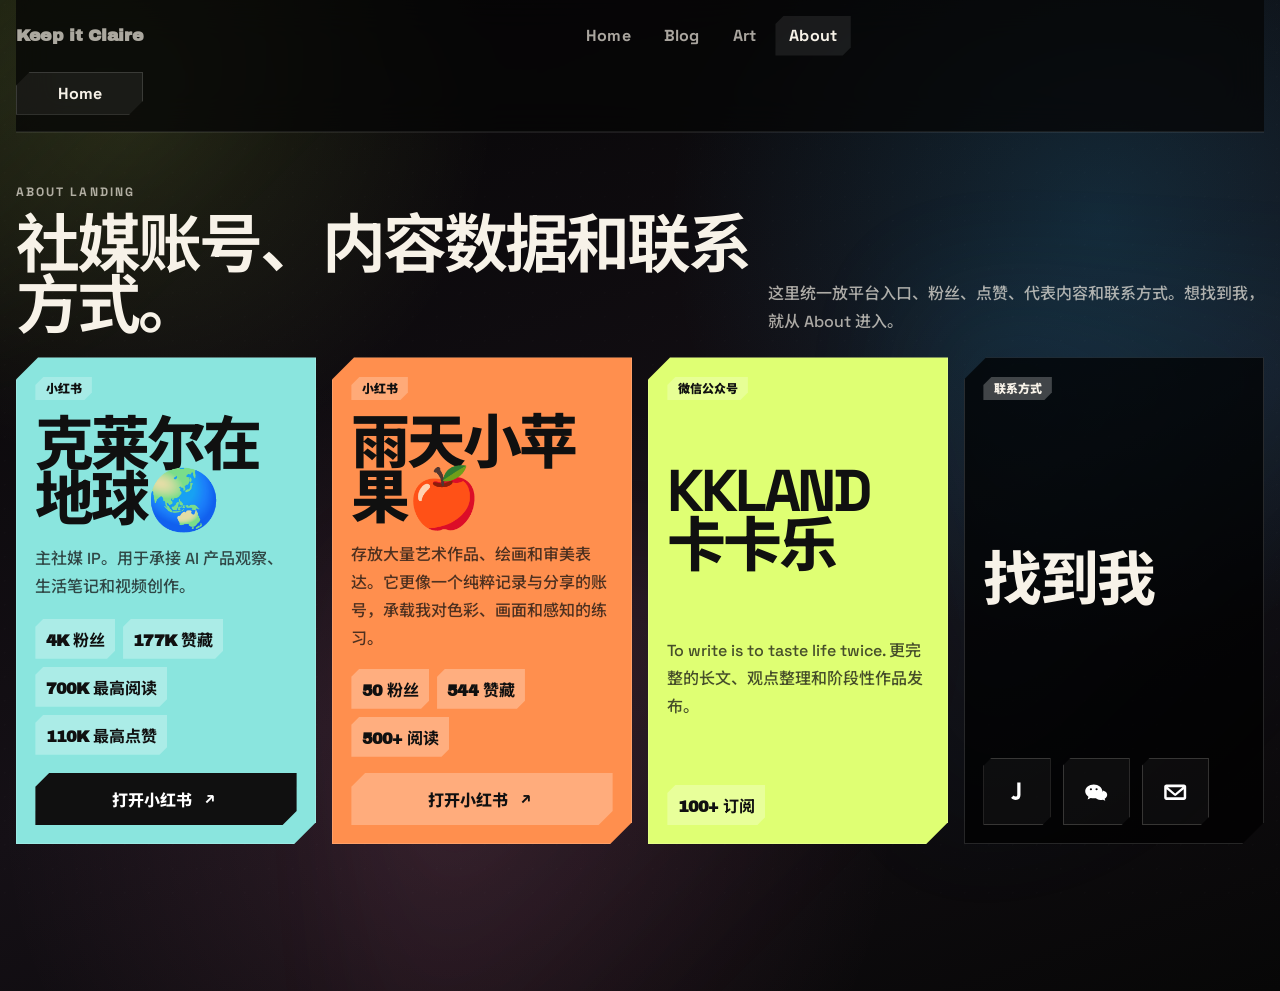
<file: about.html>
<!DOCTYPE html>
<html lang="zh-CN">
  <head>
    <meta charset="UTF-8" />
    <meta name="viewport" content="width=device-width, initial-scale=1.0" />
    <title>About | Keep it Claire</title>
    <meta name="description" content="Keep it Claire 的 About 页，展示 Claire 的社媒账号、内容数据、联系方式和近况入口。" />
    <link rel="preconnect" href="https://fonts.googleapis.com" />
    <link rel="preconnect" href="https://fonts.gstatic.com" crossorigin />
    <link
      href="https://fonts.googleapis.com/css2?family=Archivo+Black&family=Fraunces:opsz,wght@9..144,650;9..144,850&family=Noto+Sans+SC:wght@400;600;800;900&family=Space+Grotesk:wght@400;600;700&display=swap"
      rel="stylesheet"
    />
    <link rel="stylesheet" href="./styles.css" />
  </head>
  <body data-page="about">
    <div class="noise"></div>
    <div class="ambient ambient-one" data-parallax="0.08"></div>
    <div class="ambient ambient-two" data-parallax="-0.05"></div>
    <div class="ambient ambient-three" data-parallax="0.1"></div>
    <div class="cursor-glow" id="cursor-glow"></div>
    <div class="wand-cursor" id="wand-cursor" aria-hidden="true">🪄</div>
    <div class="portal-burst" id="portal-burst"></div>

    <header class="topbar">
      <a class="brand" href="./index.html">Keep it Claire</a>
      <nav class="nav" aria-label="Keep it Claire 导航">
        <a class="site-tag" href="./index.html">Home</a>
        <a class="site-tag" href="./blog.html">Blog</a>
        <a class="site-tag" href="./art.html">Art</a>
        <a class="site-tag current" href="./about.html">About</a>
      </nav>
      <a class="button ghost topbar-archive" href="./index.html">Home</a>
    </header>

    <main class="page">
      <section class="landing-page media-landing reveal" id="about" aria-label="About 与联系方式">
        <div class="section-head split">
          <div>
            <p class="eyebrow">About landing</p>
            <h2>社媒账号、内容数据和联系方式。</h2>
          </div>
          <p class="section-note">这里统一放平台入口、粉丝、点赞、代表内容和联系方式。想找到我，就从 About 进入。</p>
        </div>

        <div class="media-grid">
          <article class="social-profile-card xhs-card">
            <span class="mini-label">小红书</span>
            <h3>克莱尔在地球🌏</h3>
            <p>主社媒 IP。用于承接 AI 产品观察、生活笔记和视频创作。</p>
            <div class="metric-strip">
              <span><strong>4K</strong> 粉丝</span>
              <span><strong>177K</strong> 赞藏</span>
              <span><strong>700K</strong> 最高阅读</span>
              <span><strong>110K</strong> 最高点赞</span>
            </div>
            <a class="button primary external-link" href="https://xhslink.com/m/2I4mk3DzXc0" target="_blank" rel="noreferrer">打开小红书</a>
          </article>
          <article class="social-profile-card apple-card">
            <span class="mini-label">小红书</span>
            <h3>雨天小苹果🍎</h3>
            <p>存放大量艺术作品、绘画和审美表达。它更像一个纯粹记录与分享的账号，承载我对色彩、画面和感知的练习。</p>
            <div class="metric-strip">
              <span><strong>50</strong> 粉丝</span>
              <span><strong>544</strong> 赞藏</span>
              <span><strong>500+</strong> 阅读</span>
            </div>
            <a class="button ghost external-link" href="https://xhslink.com/m/8Y7TW7QXOeC" target="_blank" rel="noreferrer">打开小红书</a>
          </article>
          <article class="social-profile-card wechat-card">
            <span class="mini-label">微信公众号</span>
            <h3>KKLAND 卡卡乐</h3>
            <p>To write is to taste life twice. 更完整的长文、观点整理和阶段性作品发布。</p>
            <div class="metric-strip">
              <span><strong>100+</strong> 订阅</span>
            </div>
          </article>
          <article class="social-profile-card icon-card">
            <span class="mini-label">联系方式</span>
            <h3>找到我</h3>
            <div class="social-icon-grid" aria-label="更多社交平台">
              <a href="./profiles/profile.html?id=jike" aria-label="即刻">
                <svg viewBox="0 0 48 48" aria-hidden="true">
                  <path d="M30 8v23c0 6.1-3.7 9-8.8 9-3.5 0-6.4-1.4-8.2-3.9l4.5-4.3c1 1.3 2.1 2 3.7 2 1.8 0 2.9-1.1 2.9-3.5V8H30Z" />
                </svg>
              </a>
              <a href="./profiles/profile.html?id=wechat" aria-label="微信">
                <svg viewBox="0 0 48 48" aria-hidden="true">
                  <path d="M19.6 12C10.9 12 4 17.5 4 24.3c0 3.9 2.3 7.4 5.9 9.7l-1.5 5 5.6-2.8c1.7.4 3.6.7 5.6.7 8.6 0 15.6-5.5 15.6-12.4C35.2 17.5 28.2 12 19.6 12Zm-5.2 10.5a2 2 0 1 1 0-4 2 2 0 0 1 0 4Zm10.3 0a2 2 0 1 1 0-4 2 2 0 0 1 0 4Z" />
                  <path d="M44 30.4c0 3-1.8 5.7-4.6 7.4l1.1 3.8-4.2-2.1c-1.3.3-2.7.5-4.2.5-4.9 0-9.1-2.4-10.8-5.9 7.3-.6 13-5.2 14.8-11.2 4.7 1.2 7.9 4.1 7.9 7.5Z" />
                </svg>
              </a>
              <a href="mailto:xxclr27yzl@gmail.com" aria-label="Email">
                <svg viewBox="0 0 48 48" aria-hidden="true">
                  <path d="M8 12h32c2.2 0 4 1.8 4 4v20c0 2.2-1.8 4-4 4H8c-2.2 0-4-1.8-4-4V16c0-2.2 1.8-4 4-4Zm2.8 5 13.1 11.1L37.2 17H10.8Zm28.7 3.3L25.7 31.9a2.7 2.7 0 0 1-3.4 0L8.5 20.3V35h31V20.3Z" />
                </svg>
              </a>
            </div>
          </article>
        </div>
      </section>
    </main>

    <script src="./articles-data.js"></script>
    <script src="./script.js"></script>
  </body>
</html>
</file>
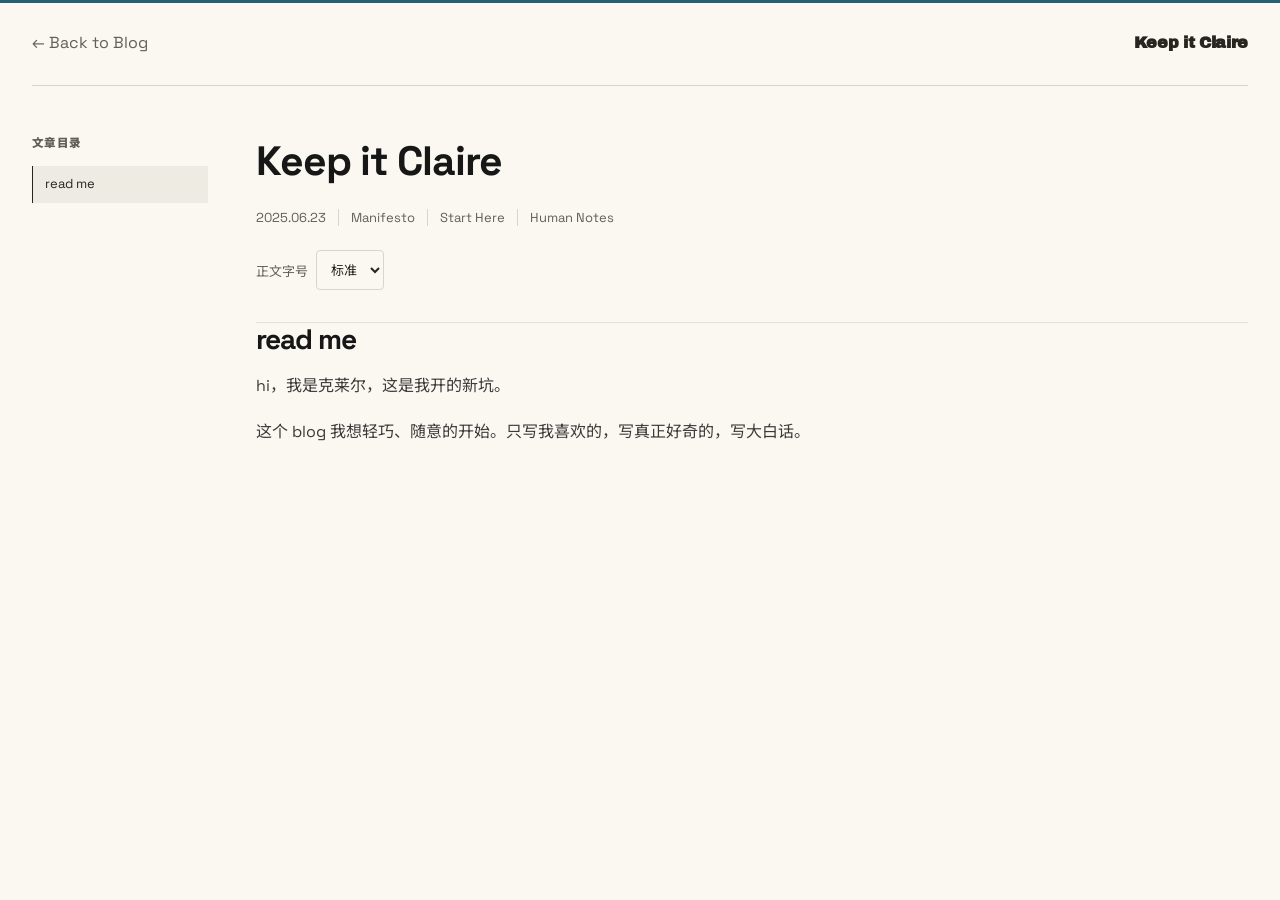
<file: article.html>
<!DOCTYPE html>
<html lang="zh-CN">
  <head>
    <meta charset="UTF-8" />
    <meta name="viewport" content="width=device-width, initial-scale=1.0" />
    <title>Keep it Claire</title>
    <meta name="description" content="Keep it Claire article page" />
    <link rel="preconnect" href="https://fonts.googleapis.com" />
    <link rel="preconnect" href="https://fonts.gstatic.com" crossorigin />
    <link
      href="https://fonts.googleapis.com/css2?family=Archivo+Black&family=Fraunces:opsz,wght@9..144,650;9..144,850&family=Noto+Sans+SC:wght@400;600;800;900&family=Space+Grotesk:wght@400;600;700&display=swap"
      rel="stylesheet"
    />
    <link rel="stylesheet" href="./styles.css" />
    <link rel="stylesheet" href="./article-reader.css?v=20261123-layout" />
  </head>
  <body data-page="article">
    <div class="noise"></div>
    <div class="ambient ambient-one" data-parallax="0.08"></div>
    <div class="ambient ambient-two" data-parallax="-0.05"></div>
    <div class="ambient ambient-three" data-parallax="0.1"></div>

    <header class="article-shell-topbar">
      <a class="reader-backlink" href="./blog.html">← Back to Blog</a>
      <a class="brand article-brand" href="./index.html">Keep it Claire</a>
    </header>

    <main class="article-page">
      <!-- Long articles must stay visible without a viewport-intersection animation. -->
      <section class="article-reader">
        <aside class="reader-left">
          <div class="reader-map-card">
            <p class="reader-map-kicker">Contents</p>
            <h2 class="reader-map-title" id="article-side-title">Keep it Claire</h2>
            <div class="reader-map-links toc-list" id="article-toc"></div>
          </div>
        </aside>

        <div class="reader-center">
          <section class="article-hero-card">
            <p class="eyebrow article-eyebrow" id="article-kicker">Read me</p>
            <h1 id="article-title" data-editable-field="title">Keep it Claire</h1>
            <div class="reader-article-meta" id="article-meta"></div>
          </section>

          <article class="article-content-sheet" id="article-content"></article>
        </div>
      </section>
    </main>

    <script src="./articles-data.js"></script>
    <script src="./article-content-data.js"></script>
    <script src="./article-bodies.js"></script>
    <script src="./article.js"></script>
    <script src="./article-reader.js?v=20261123-layout"></script>
  </body>
</html>
</file>
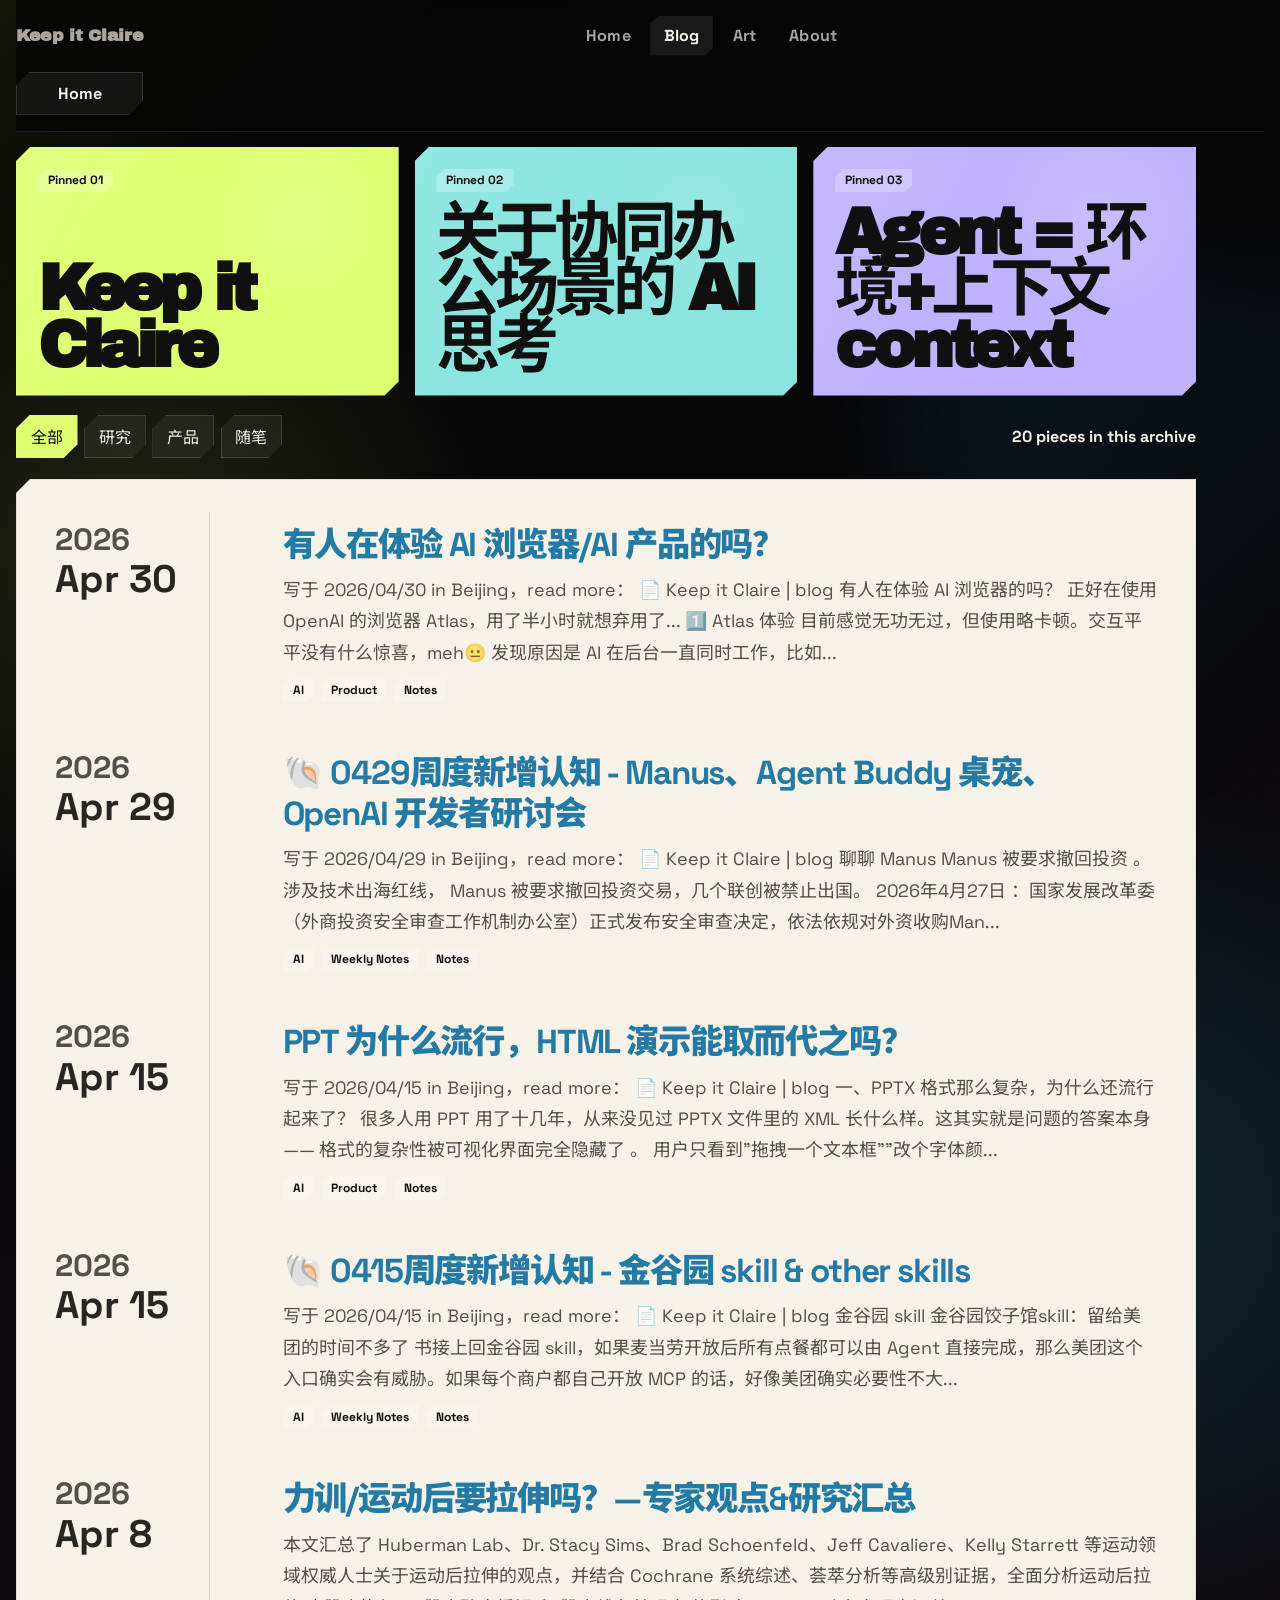
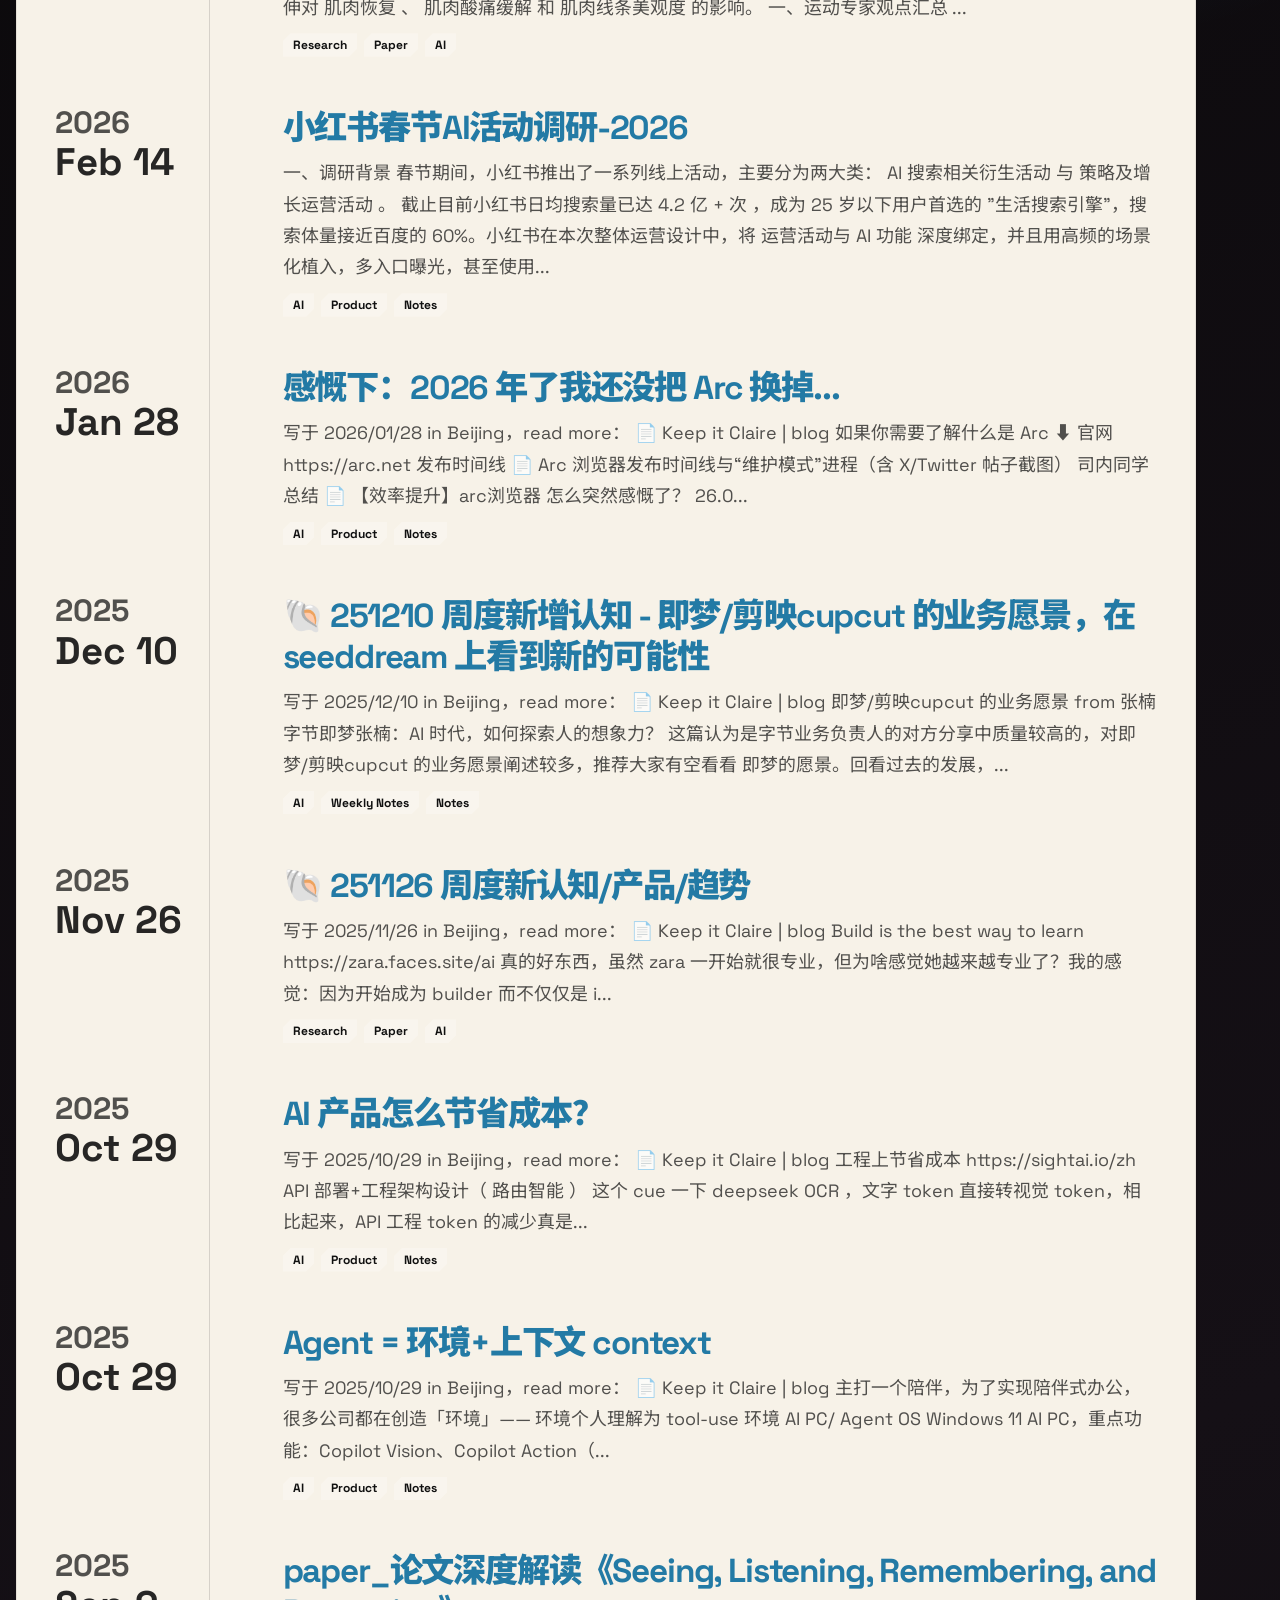
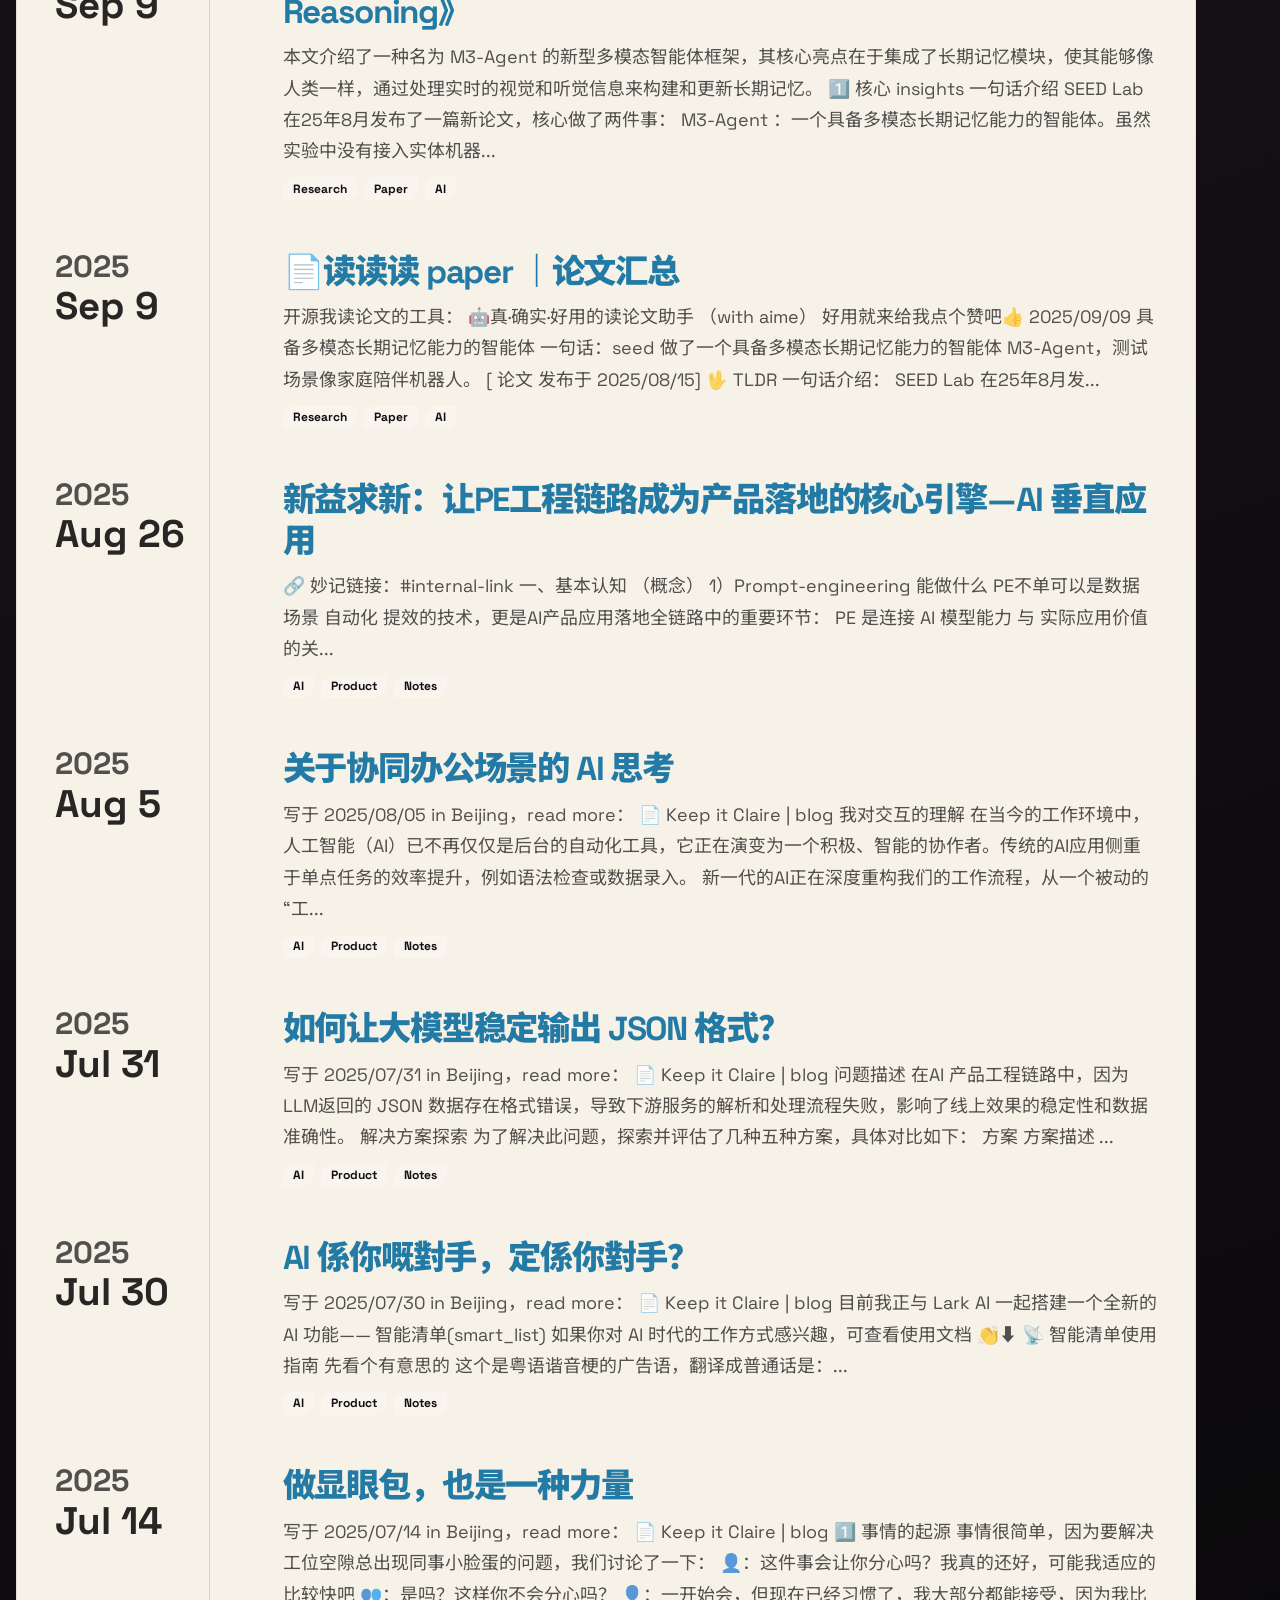
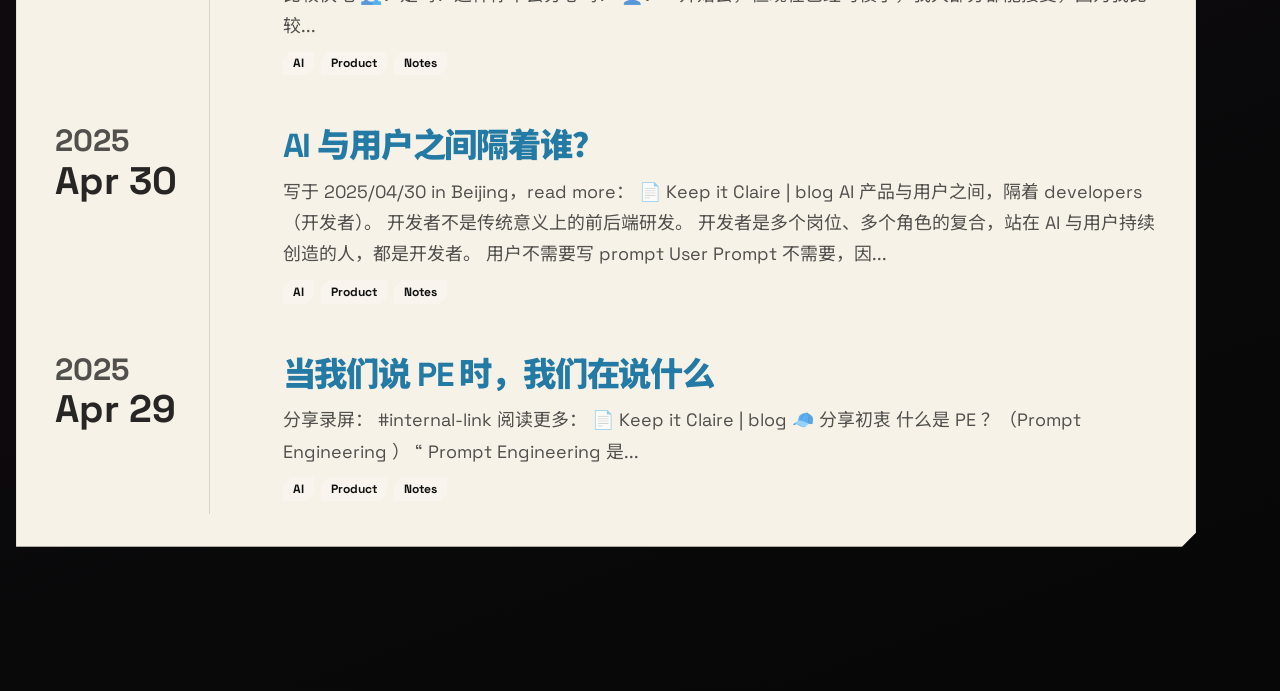
<file: blog.html>
<!DOCTYPE html>
<html lang="zh-CN">
  <head>
    <meta charset="UTF-8" />
    <meta name="viewport" content="width=device-width, initial-scale=1.0" />
    <title>Blog | Keep it Claire</title>
    <meta name="description" content="Keep it Claire 的 Blog 目录，只展示文章标题，点击后进入具体阅读页。" />
    <link rel="preconnect" href="https://fonts.googleapis.com" />
    <link rel="preconnect" href="https://fonts.gstatic.com" crossorigin />
    <link
      href="https://fonts.googleapis.com/css2?family=Archivo+Black&family=Fraunces:opsz,wght@9..144,650;9..144,850&family=Noto+Sans+SC:wght@400;600;800;900&family=Space+Grotesk:wght@400;600;700&display=swap"
      rel="stylesheet"
    />
    <link rel="stylesheet" href="./styles.css" />
  </head>
  <body data-page="blog">
    <div class="noise"></div>
    <div class="ambient ambient-one" data-parallax="0.08"></div>
    <div class="ambient ambient-two" data-parallax="-0.05"></div>
    <div class="ambient ambient-three" data-parallax="0.1"></div>
    <div class="cursor-glow" id="cursor-glow"></div>
    <div class="wand-cursor" id="wand-cursor" aria-hidden="true">🪄</div>
    <div class="portal-burst" id="portal-burst"></div>

    <header class="topbar">
      <a class="brand" href="./index.html">Keep it Claire</a>
      <nav class="nav" aria-label="Keep it Claire 导航">
        <a class="site-tag" href="./index.html">Home</a>
        <a class="site-tag current" href="./blog.html">Blog</a>
        <a class="site-tag" href="./art.html">Art</a>
        <a class="site-tag" href="./about.html">About</a>
      </nav>
      <a class="button ghost topbar-archive" href="./index.html">Home</a>
    </header>

    <main class="page">
      <section class="directory-landing" id="blog" aria-label="Blog 标题目录">
        <section class="pinned-articles" id="pinned-articles" aria-label="置顶文章"></section>

        <div class="directory-tools">
          <div class="tab-bar" aria-label="文章筛选">
            <button class="tab-button active" type="button" data-filter="all">全部</button>
            <button class="tab-button" type="button" data-filter="research">研究</button>
            <button class="tab-button" type="button" data-filter="product">产品</button>
            <button class="tab-button" type="button" data-filter="notes">随笔</button>
          </div>
          <p class="article-total"><span id="article-count">0</span> pieces in this archive</p>
        </div>

        <div class="article-flow blog-title-list" id="article-list" data-display="titles"></div>
      </section>
    </main>

    <script src="./articles-data.js"></script>
    <script src="./script.js"></script>
  </body>
</html>
</file>
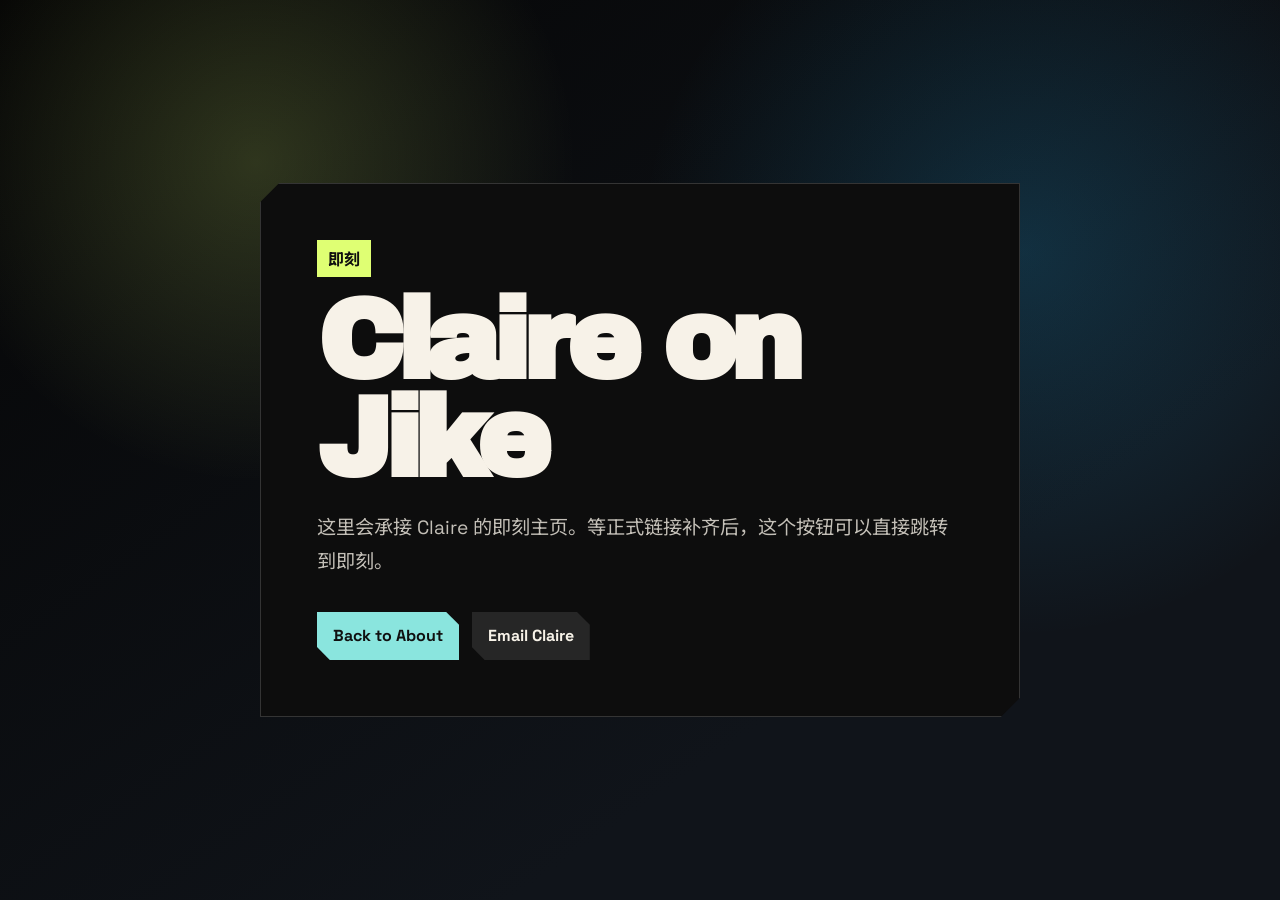
<file: profiles/profile.html>
<!doctype html>
<html lang="zh-CN">
  <head>
    <meta charset="UTF-8" />
    <meta name="viewport" content="width=device-width, initial-scale=1.0" />
    <title>Find Claire | Keep it Claire</title>
    <meta name="description" content="Keep it Claire 的社交平台承接页。" />
    <link rel="preconnect" href="https://fonts.googleapis.com" />
    <link rel="preconnect" href="https://fonts.gstatic.com" crossorigin />
    <link
      href="https://fonts.googleapis.com/css2?family=Archivo+Black&family=Noto+Sans+SC:wght@400;500;700&family=Space+Grotesk:wght@500;700&display=swap"
      rel="stylesheet"
    />
    <style>
      * {
        box-sizing: border-box;
      }

      body {
        min-height: 100vh;
        margin: 0;
        display: grid;
        place-items: center;
        padding: 2rem;
        color: #f7f2e8;
        background:
          radial-gradient(circle at 20% 18%, rgba(223, 255, 115, 0.18), transparent 20rem),
          radial-gradient(circle at 80% 28%, rgba(36, 172, 235, 0.2), transparent 24rem),
          linear-gradient(145deg, #050505, #10141a 70%);
        font-family: "Space Grotesk", "Noto Sans SC", sans-serif;
      }

      main {
        width: min(760px, 100%);
        padding: clamp(1.5rem, 5vw, 3.5rem);
        background: #0d0d0d;
        border: 1px solid rgba(255, 255, 255, 0.16);
        clip-path: polygon(1.2rem 0, 100% 0, 100% calc(100% - 1.2rem), calc(100% - 1.2rem) 100%, 0 100%, 0 1.2rem);
      }

      .label {
        display: inline-flex;
        margin-bottom: 1rem;
        padding: 0.4rem 0.7rem;
        color: #101010;
        background: #dfff73;
        font-weight: 700;
      }

      h1 {
        margin: 0;
        font-family: "Archivo Black", "Noto Sans SC", sans-serif;
        font-size: clamp(3rem, 10vw, 7rem);
        line-height: 0.88;
        letter-spacing: -0.07em;
      }

      p {
        margin: 1.3rem 0 0;
        max-width: 58ch;
        color: rgba(247, 242, 232, 0.78);
        font-size: clamp(1rem, 2vw, 1.2rem);
        line-height: 1.8;
      }

      .actions {
        display: flex;
        flex-wrap: wrap;
        gap: 0.8rem;
        margin-top: 2rem;
      }

      a {
        color: inherit;
        text-decoration: none;
      }

      .button {
        display: inline-flex;
        min-height: 3rem;
        align-items: center;
        justify-content: center;
        padding: 0.75rem 1rem;
        color: #101010;
        background: #8ae5de;
        font-weight: 800;
        clip-path: polygon(0 0, calc(100% - 0.8rem) 0, 100% 0.8rem, 100% 100%, 0.8rem 100%, 0 calc(100% - 0.8rem));
      }

      .button.secondary {
        color: #f7f2e8;
        background: rgba(255, 255, 255, 0.1);
      }
    </style>
  </head>
  <body>
    <main>
      <span class="label" id="profile-label">Profile</span>
      <h1 id="profile-title">Find Claire</h1>
      <p id="profile-copy">这个入口先作为本地承接页。之后拿到即刻链接或微信展示方式后，可以直接替换这里的文案和按钮。</p>
      <div class="actions">
        <a class="button" href="../about.html">Back to About</a>
        <a class="button secondary" href="mailto:xxclr27yzl@gmail.com">Email Claire</a>
      </div>
    </main>

    <script>
      const params = new URLSearchParams(window.location.search);
      const id = params.get("id");
      const profiles = {
        jike: {
          label: "即刻",
          title: "Claire on Jike",
          copy: "这里会承接 Claire 的即刻主页。等正式链接补齐后，这个按钮可以直接跳转到即刻。",
        },
        wechat: {
          label: "微信",
          title: "WeChat",
          copy: "这里会承接微信联系方式。为了避免公开错误信息，先保留为本地展示页，之后可以替换成微信号或二维码。",
        },
      };
      const profile = profiles[id] || profiles.jike;
      document.getElementById("profile-label").textContent = profile.label;
      document.getElementById("profile-title").textContent = profile.title;
      document.getElementById("profile-copy").textContent = profile.copy;
    </script>
  </body>
</html>
</file>
<file: styles.css>
:root {
  --bg: #060606;
  --bg-soft: #111111;
  --text: #f7f2e8;
  --muted: rgba(247, 242, 232, 0.68);
  --muted-strong: rgba(247, 242, 232, 0.82);
  --ink: #101010;
  --line: rgba(255, 255, 255, 0.14);
  --line-soft: rgba(255, 255, 255, 0.08);
  --panel: rgba(255, 255, 255, 0.055);
  --panel-strong: rgba(255, 255, 255, 0.09);
  --lime: #dfff73;
  --blue: #24aceb;
  --green: #31cc70;
  --violet: #c1b2ff;
  --orange: #ff8f4e;
  --pink: #ff89be;
  --cyan: #8ae5de;
  --gold: #ffdd67;
  --font-display: "Archivo Black", "Noto Sans SC", sans-serif;
  --font-body: "Space Grotesk", "Noto Sans SC", sans-serif;
  --angle-lg: 22px;
  --angle-md: 14px;
  --angle-sm: 8px;
  --shadow: 0 26px 80px rgba(0, 0, 0, 0.34);
}

* {
  box-sizing: border-box;
}

html {
  scroll-behavior: smooth;
}

body {
  margin: 0;
  min-height: 100vh;
  color: var(--text);
  background:
    radial-gradient(circle at 10% 10%, rgba(223, 255, 115, 0.12), transparent 23rem),
    radial-gradient(circle at 86% 22%, rgba(36, 172, 235, 0.18), transparent 27rem),
    radial-gradient(circle at 35% 82%, rgba(255, 137, 190, 0.12), transparent 28rem),
    linear-gradient(160deg, #050505, #151016 58%, #070707);
  font-family: var(--font-body);
  overflow-x: hidden;
}

body[data-page="article"] {
  background:
    radial-gradient(circle at 8% 8%, rgba(223, 255, 115, 0.18), transparent 20rem),
    radial-gradient(circle at 88% 18%, rgba(138, 229, 222, 0.16), transparent 24rem),
    linear-gradient(180deg, #fbf6ee, #f4eadf);
  color: #171717;
}

a {
  color: inherit;
  text-decoration: none;
}

button {
  appearance: none;
  font: inherit;
}

img {
  max-width: 100%;
}

.noise,
.ambient,
.cursor-glow,
.portal-burst,
.wand-cursor {
  position: fixed;
  pointer-events: none;
}

.noise {
  inset: 0;
  z-index: -1;
  opacity: 0.085;
  background-image:
    radial-gradient(circle at 20% 20%, rgba(255, 255, 255, 0.18) 0 0.7px, transparent 1px),
    radial-gradient(circle at 80% 50%, rgba(255, 255, 255, 0.12) 0 0.8px, transparent 1.2px),
    radial-gradient(circle at 50% 80%, rgba(255, 255, 255, 0.1) 0 0.6px, transparent 1px);
  background-size: 24px 24px, 31px 31px, 38px 38px;
}

.ambient {
  z-index: -2;
  width: 35rem;
  aspect-ratio: 1;
  filter: blur(62px);
  opacity: 0.23;
}

.ambient-one {
  top: -14rem;
  left: -9rem;
  background: linear-gradient(135deg, rgba(223, 255, 115, 0.56), transparent 72%);
}

.ambient-two {
  top: 18rem;
  right: -12rem;
  background: linear-gradient(135deg, rgba(36, 172, 235, 0.46), transparent 72%);
}

.ambient-three {
  left: 28%;
  bottom: -14rem;
  background: linear-gradient(135deg, rgba(255, 137, 190, 0.34), transparent 72%);
}

.cursor-glow {
  z-index: 3;
  top: 0;
  left: 0;
  width: 18rem;
  height: 18rem;
  opacity: 0;
  border-radius: 999px;
  background:
    radial-gradient(circle, rgba(223, 255, 115, 0.24), rgba(36, 172, 235, 0.12) 36%, transparent 70%);
  mix-blend-mode: screen;
  transform: translate3d(calc(var(--cursor-x, 50vw) - 50%), calc(var(--cursor-y, 50vh) - 50%), 0);
  transition: opacity 220ms ease;
  animation: lamp-flicker 3.6s ease-in-out infinite;
}

body.has-pointer .cursor-glow {
  opacity: 0.62;
}

.wand-cursor {
  z-index: 60;
  top: 0;
  left: 0;
  opacity: 0;
  font-size: 1.55rem;
  filter: drop-shadow(0 0 14px rgba(223, 255, 115, 0.72));
  transition: opacity 140ms ease;
}

body.show-wand .wand-cursor {
  opacity: 1;
}

.portal-burst {
  z-index: 58;
  top: var(--portal-y, 50vh);
  left: var(--portal-x, 50vw);
  width: 8rem;
  height: 8rem;
  border-radius: 999px;
  background: radial-gradient(circle, var(--portal-color, #dfff73), transparent 68%);
  opacity: 0;
  transform: translate(-50%, -50%) scale(0.1);
  mix-blend-mode: screen;
}

.portal-burst.active {
  animation: portal-pop 720ms cubic-bezier(0.16, 1, 0.3, 1);
}

.topbar,
.page,
.article-page,
.article-shell-topbar {
  width: min(1480px, calc(100vw - 2rem));
  margin: 0 auto;
}

.topbar {
  position: sticky;
  top: 0;
  z-index: 26;
  display: grid;
  grid-template-columns: auto 1fr;
  align-items: center;
  gap: 1rem;
  padding: 1rem 0;
  background: rgba(6, 6, 6, 0.76);
  border-bottom: 1px solid var(--line-soft);
  backdrop-filter: blur(18px);
}

.brand,
h1,
h2,
h3 {
  font-family: var(--font-display);
}

.brand {
  font-size: 1.08rem;
  font-weight: 900;
  letter-spacing: -0.02em;
}

.nav,
.hero-actions,
.section-actions,
.tab-bar,
.article-card-meta,
.article-meta-row,
.article-edit-controls,
.social-links,
.metric-strip {
  display: flex;
  align-items: center;
  flex-wrap: wrap;
}

.nav {
  justify-content: center;
  gap: 0.35rem;
}

.site-tag,
.brand {
  color: var(--muted);
  transition:
    color 180ms ease,
    background-color 180ms ease,
    transform 180ms ease;
}

.site-tag {
  padding: 0.58rem 0.86rem;
  font-weight: 800;
  letter-spacing: 0.01em;
  clip-path: polygon(var(--angle-sm) 0, 100% 0, 100% calc(100% - var(--angle-sm)), calc(100% - var(--angle-sm)) 100%, 0 100%, 0 var(--angle-sm));
}

.site-tag:hover,
.site-tag.active,
.site-tag.current,
.brand:hover,
.brand.current {
  color: var(--text);
  background: rgba(255, 255, 255, 0.08);
}

.page {
  padding-bottom: 5rem;
}

body[data-page="blog"] .page {
  padding-top: clamp(0.45rem, 1.2vw, 1rem);
}

.button,
.icon-button,
.tab-button,
.art-arrow,
.art-thumbs button,
.shuffle-trigger,
.reader-tool {
  border: 1px solid transparent;
  cursor: pointer;
  clip-path: polygon(var(--angle-md) 0, 100% 0, 100% calc(100% - var(--angle-md)), calc(100% - var(--angle-md)) 100%, 0 100%, 0 var(--angle-md));
  transition:
    transform 180ms ease,
    background-color 180ms ease,
    border-color 180ms ease,
    color 180ms ease;
}

.button {
  display: inline-flex;
  min-height: 3.1rem;
  align-items: center;
  justify-content: center;
  gap: 0.5rem;
  padding: 0.82rem 1.16rem;
  font-weight: 800;
}

.button:hover,
.icon-button:hover,
.tab-button:hover,
.art-arrow:hover,
.art-thumbs button:hover,
.shuffle-trigger:hover,
.reader-tool:hover {
  transform: translateY(-2px);
}

.button.primary {
  color: var(--ink);
  background: #ffffff;
}

.button.external-link::after {
  content: "↗";
  display: inline-grid;
  place-items: center;
  width: 1.25rem;
  aspect-ratio: 1;
  color: inherit;
  font-size: 1rem;
  line-height: 1;
  transform: translateY(-0.08rem);
  transition: transform 180ms ease;
}

.button.external-link:hover::after {
  transform: translate(0.12rem, -0.2rem);
}

.button.ghost,
.icon-button,
.tab-button,
.art-arrow,
.art-thumbs button,
.shuffle-trigger {
  color: var(--text);
  background: rgba(255, 255, 255, 0.055);
  border-color: var(--line);
}

.magic-button {
  position: relative;
  overflow: hidden;
}

.magic-button span {
  display: inline-block;
  transform-origin: 65% 70%;
  animation: wand-twinkle 1.8s ease-in-out infinite;
}

.magic-button::after {
  content: "";
  position: absolute;
  inset: 0;
  background: radial-gradient(circle at var(--local-x, 50%) var(--local-y, 50%), rgba(223, 255, 115, 0.34), transparent 38%);
  opacity: 0;
  transition: opacity 180ms ease;
}

.magic-button:hover::after {
  opacity: 1;
}

.topbar-archive {
  min-height: 2.7rem;
  padding: 0.62rem 0.95rem;
}

.home-landing,
.landing-page {
  scroll-margin-top: 5.5rem;
}

.home-landing {
  padding: clamp(1.6rem, 4vw, 4.2rem) 0 1rem;
}

.home-masthead {
  display: grid;
  grid-template-columns: minmax(0, 1fr);
  gap: 1rem;
  align-items: end;
  margin-bottom: 1rem;
}

.home-masthead h1 {
  max-width: 15.5ch;
  font-family: var(--font-body);
  font-size: clamp(3rem, 6.4vw, 6.8rem);
  font-weight: 900;
  line-height: 0.94;
  letter-spacing: -0.035em;
}

.home-contact-strip {
  display: flex;
  flex-wrap: wrap;
  gap: 0.58rem;
  justify-content: flex-start;
}

.hero-grid {
  display: grid;
  grid-template-columns: minmax(0, 1.05fr) minmax(21rem, 0.95fr);
  gap: 1.1rem;
  align-items: stretch;
}

.hero-copy,
.builder-board,
.blog-intro-slab,
.quote-stack,
.art-stage,
.social-profile-card,
.about-sheet,
.about-card,
.nickname-copy,
.ticket-box,
.archive-panel {
  border: 1px solid var(--line);
  background: var(--panel);
  box-shadow: var(--shadow);
  clip-path: polygon(var(--angle-lg) 0, 100% 0, 100% calc(100% - var(--angle-lg)), calc(100% - var(--angle-lg)) 100%, 0 100%, 0 var(--angle-lg));
}

.hero-copy {
  min-height: 33rem;
  display: grid;
  align-content: space-between;
  padding: clamp(1.2rem, 3vw, 2.2rem);
  color: var(--ink);
  background: var(--violet);
}

.eyebrow {
  margin: 0 0 0.9rem;
  color: var(--muted);
  text-transform: uppercase;
  letter-spacing: 0.17em;
  font-size: 0.76rem;
  font-weight: 800;
}

h1 {
  margin: 0;
  max-width: 9.4ch;
  font-size: clamp(3.8rem, 8.4vw, 8.4rem);
  line-height: 0.78;
  letter-spacing: -0.09em;
}

h1 span {
  display: block;
}

.hero-copy h2 {
  max-width: 14.5ch;
  margin: 0;
  color: var(--ink);
  font-family: var(--font-body);
  font-size: clamp(2.25rem, 4.15vw, 4.85rem);
  font-weight: 900;
  line-height: 0.96;
  letter-spacing: -0.035em;
}

.lead {
  max-width: 45rem;
  margin: 1.4rem 0 0;
  color: var(--muted-strong);
  font-size: clamp(1.06rem, 1.35vw, 1.24rem);
  line-height: 1.85;
}

.hero-actions {
  gap: 0.8rem;
  margin-top: 2rem;
}

.hero-copy .lead {
  color: rgba(16, 16, 16, 0.72);
}

.builder-board {
  position: relative;
  min-height: 33rem;
  overflow: hidden;
  padding: 1.1rem;
  background:
    linear-gradient(90deg, rgba(255, 255, 255, 0.07) 1px, transparent 1px),
    linear-gradient(rgba(255, 255, 255, 0.07) 1px, transparent 1px),
    radial-gradient(circle at var(--field-x, 52%) var(--field-y, 24%), rgba(223, 255, 115, 0.22), transparent 30%),
    radial-gradient(circle at calc(100% - var(--field-x, 52%)) var(--field-y, 24%), rgba(138, 229, 222, 0.14), transparent 26%),
    rgba(255, 255, 255, 0.045);
  background-size: 54px 54px, 54px 54px, cover, cover;
}

.builder-note {
  position: absolute;
  display: grid;
  gap: 0.75rem;
  width: min(20rem, 53%);
  min-height: 10.8rem;
  align-content: space-between;
  padding: 1rem;
  color: var(--ink);
  border: 0;
  text-align: left;
  box-shadow: 0 18px 46px rgba(0, 0, 0, 0.25);
  clip-path: polygon(18px 0, 100% 0, 100% calc(100% - 18px), calc(100% - 18px) 100%, 0 100%, 0 18px);
  transform:
    translate3d(var(--nudge-x, 0px), var(--nudge-y, 0px), 0)
    rotate(var(--tilt-rotate, 0deg));
  z-index: 4;
  transition:
    transform 260ms cubic-bezier(0.16, 1, 0.3, 1),
    filter 180ms ease,
    box-shadow 180ms ease,
    z-index 0ms linear 0ms;
}

.builder-note::before,
.builder-note::after {
  content: "";
  position: absolute;
  inset: 0;
  pointer-events: none;
  opacity: 0;
  transition:
    opacity 180ms ease,
    transform 220ms ease;
}

.builder-note::before {
  background: radial-gradient(circle at var(--field-x, 50%) var(--field-y, 50%), rgba(255, 255, 255, 0.56), transparent 34%);
  mix-blend-mode: soft-light;
}

.builder-note::after {
  background-image:
    radial-gradient(circle, rgba(16, 16, 16, 0.26) 0 1.2px, transparent 1.7px),
    radial-gradient(circle, rgba(255, 255, 255, 0.34) 0 1px, transparent 1.6px);
  background-position:
    var(--field-x, 50%) var(--field-y, 50%),
    calc(100% - var(--field-x, 50%)) calc(100% - var(--field-y, 50%));
  background-size: 28px 28px, 42px 42px;
  mix-blend-mode: overlay;
}

.builder-note:hover::before,
.builder-note:hover::after {
  opacity: 1;
}

.builder-note > * {
  position: relative;
  z-index: 1;
}

.builder-note.lime {
  top: 1.2rem;
  left: 1.2rem;
  background: var(--lime);
}

.builder-note.blue {
  top: 35%;
  right: 1.3rem;
  background: var(--blue);
}

.builder-note.pink {
  left: 16%;
  bottom: 1.2rem;
  background: var(--pink);
}

.builder-note.cyan {
  background: var(--cyan);
}

.builder-note.orange {
  background: var(--orange);
}

.builder-note.violet {
  background: var(--violet);
}

.builder-note:hover,
.builder-note.active {
  z-index: 24;
  filter: saturate(1.08) contrast(1.02);
  box-shadow:
    0 30px 80px rgba(0, 0, 0, 0.42),
    0 0 0 1px rgba(255, 255, 255, 0.18);
  transform:
    translate3d(var(--nudge-x, 0px), var(--nudge-y, 0px), 0)
    rotate(var(--tilt-rotate, 0deg))
    scale(1.045);
}

.builder-note strong {
  max-width: 9.5ch;
  color: var(--ink);
  font-family: var(--font-display);
  font-size: clamp(1.65rem, 3.25vw, 3.55rem);
  line-height: 0.88;
  letter-spacing: -0.075em;
  text-transform: none;
}

.builder-bubble {
  position: absolute;
  left: 1rem;
  bottom: calc(100% + 0.55rem);
  width: min(18rem, 86vw);
  padding: 0.62rem 0.78rem;
  color: var(--text);
  background: rgba(18, 18, 18, 0.86);
  border: 1px solid rgba(255, 255, 255, 0.16);
  font-size: 0.86rem;
  font-weight: 800;
  line-height: 1.45;
  opacity: 0;
  transform: translateY(0.45rem) rotate(-0.8deg);
  pointer-events: none;
  clip-path: polygon(var(--angle-sm) 0, 100% 0, 100% calc(100% - var(--angle-sm)), calc(100% - var(--angle-sm)) 100%, 0 100%, 0 var(--angle-sm));
  transition:
    opacity 180ms ease,
    transform 220ms cubic-bezier(0.16, 1, 0.3, 1);
}

.builder-note:hover .builder-bubble {
  z-index: 30;
  opacity: 1;
  transform: translateY(0) rotate(-0.8deg);
}

.field-dot {
  position: absolute;
  z-index: 1;
  width: 0.55rem;
  aspect-ratio: 1;
  background: rgba(255, 255, 255, 0.45);
  transform: translate3d(var(--nudge-x, 0px), var(--nudge-y, 0px), 0);
  transition: transform 180ms ease;
}

.dot-a {
  top: 18%;
  right: 20%;
  background: var(--lime);
}

.dot-b {
  left: 9%;
  bottom: 24%;
  background: var(--cyan);
}

.dot-c {
  right: 12%;
  bottom: 12%;
  background: var(--pink);
}

.cursor-field:hover .builder-note:nth-child(1) {
  transform: translate(-0.26rem, -0.32rem) rotate(-1deg);
}

.cursor-field:hover .builder-note:nth-child(2) {
  transform: translate(0.32rem, 0.18rem) rotate(1.2deg);
}

.cursor-field:hover .builder-note:nth-child(3) {
  transform: translate(-0.18rem, 0.34rem) rotate(-0.6deg);
}

.cursor-field:hover .builder-note:nth-child(1):hover {
  transform: translate(-0.26rem, -0.32rem) rotate(-1deg) scale(1.055);
}

.cursor-field:hover .builder-note:nth-child(2):hover {
  transform: translate(0.32rem, 0.18rem) rotate(1.2deg) scale(1.055);
}

.cursor-field:hover .builder-note:nth-child(3):hover {
  transform: translate(-0.18rem, 0.34rem) rotate(-0.6deg) scale(1.055);
}

.builder-mini-tags {
  position: absolute;
  right: 1.1rem;
  bottom: 1.1rem;
  left: 1.1rem;
  z-index: 7;
  display: flex;
  flex-wrap: wrap;
  gap: 0.42rem;
  max-width: 70%;
}

.builder-mini-tags span {
  display: inline-flex;
  padding: 0.38rem 0.58rem;
  color: var(--text);
  background: rgba(255, 255, 255, 0.08);
  border: 1px solid var(--line-soft);
  font-size: 0.76rem;
  font-weight: 900;
  backdrop-filter: blur(12px);
  clip-path: polygon(var(--angle-sm) 0, 100% 0, 100% calc(100% - var(--angle-sm)), calc(100% - var(--angle-sm)) 100%, 0 100%, 0 var(--angle-sm));
}

.mini-label,
.card-index,
.meta-pill,
.series-count {
  display: inline-flex;
  align-items: center;
  width: fit-content;
  padding: 0.36rem 0.64rem;
  color: inherit;
  background: rgba(255, 255, 255, 0.24);
  font-size: 0.75rem;
  font-weight: 900;
  line-height: 1;
  clip-path: polygon(var(--angle-sm) 0, 100% 0, 100% calc(100% - var(--angle-sm)), calc(100% - var(--angle-sm)) 100%, 0 100%, 0 var(--angle-sm));
}

.builder-note p,
.route-card p,
.flow-card p,
.blog-intro-slab p,
.section-note,
.article-row p,
.art-stage p,
.social-profile-card p,
.moment-intro-card p,
.about-sheet p,
.about-card p,
.nickname-copy p,
.archive-item p {
  margin: 0;
  line-height: 1.75;
}

.builder-note p,
.route-card p,
.flow-card p,
.blog-intro-slab p,
.art-stage p,
.social-profile-card p,
.moment-intro-card p,
.about-sheet p,
.about-card p {
  color: rgba(16, 16, 16, 0.74);
}

.home-flow {
  display: grid;
  grid-template-columns: 1.15fr 0.85fr;
  gap: 1rem;
  margin-top: 1rem;
}

.flow-card {
  position: relative;
  display: grid;
  align-content: space-between;
  gap: 1.1rem;
  min-height: 19rem;
  padding: 1.15rem;
  color: var(--ink);
  overflow: hidden;
  box-shadow: 0 22px 62px rgba(0, 0, 0, 0.24);
  clip-path: polygon(var(--angle-lg) 0, 100% 0, 100% calc(100% - var(--angle-lg)), calc(100% - var(--angle-lg)) 100%, 0 100%, 0 var(--angle-lg));
}

.flow-card::before {
  content: "";
  position: absolute;
  inset: 0;
  background: radial-gradient(circle at var(--card-x, 50%) var(--card-y, 50%), rgba(255, 255, 255, 0.42), transparent 36%);
  opacity: 0;
  mix-blend-mode: soft-light;
  transition: opacity 220ms ease;
}

.flow-card:hover::before {
  opacity: 1;
}

.flow-card > * {
  position: relative;
  z-index: 1;
}

.flow-card h2 {
  max-width: 11ch;
  margin: 0;
  font-size: clamp(2.45rem, 4.6vw, 5rem);
  line-height: 0.82;
  letter-spacing: -0.08em;
}

.flow-card a,
.flow-links a {
  display: inline-flex;
  width: fit-content;
  min-height: 2.55rem;
  align-items: center;
  padding: 0.55rem 0.78rem;
  color: var(--ink);
  background: rgba(255, 255, 255, 0.32);
  font-weight: 900;
  clip-path: polygon(var(--angle-sm) 0, 100% 0, 100% calc(100% - var(--angle-sm)), calc(100% - var(--angle-sm)) 100%, 0 100%, 0 var(--angle-sm));
}

.flow-links {
  display: flex;
  flex-wrap: wrap;
  gap: 0.5rem;
}

.flow-manifesto {
  grid-row: span 2;
  min-height: 39rem;
  background:
    linear-gradient(135deg, rgba(255, 255, 255, 0.15), transparent 34%),
    var(--gold);
}

.flow-writing {
  background: var(--lime);
}

.flow-studio {
  background:
    linear-gradient(135deg, var(--pink), var(--cyan));
}

.route-gallery {
  display: grid;
  grid-template-columns: repeat(4, minmax(17rem, 1fr));
  gap: 1rem;
  margin-top: 1rem;
}

.home-contact-strip {
  align-items: center;
  justify-content: flex-start;
  margin-top: 1rem;
  padding: 1rem;
  border: 1px solid var(--line-soft);
  background: rgba(255, 255, 255, 0.045);
  clip-path: polygon(var(--angle-md) 0, 100% 0, 100% calc(100% - var(--angle-md)), calc(100% - var(--angle-md)) 100%, 0 100%, 0 var(--angle-md));
}

.icon-footer {
  justify-content: space-between;
  color: var(--text);
  background: rgba(0, 0, 0, 0.72);
}

.icon-footer p {
  margin: 0;
  color: rgba(247, 242, 232, 0.78);
  font-size: clamp(0.9rem, 1.6vw, 1.2rem);
}

.social-icon-grid a {
  display: inline-grid;
  place-items: center;
  width: 3rem;
  aspect-ratio: 1;
  color: #f7f2e8;
  border: 1px solid rgba(247, 242, 232, 0.18);
  background: rgba(255, 255, 255, 0.04);
  clip-path: polygon(var(--angle-sm) 0, 100% 0, 100% calc(100% - var(--angle-sm)), calc(100% - var(--angle-sm)) 100%, 0 100%, 0 var(--angle-sm));
  transition:
    transform 180ms ease,
    background-color 180ms ease;
}

.social-icon-grid a:hover {
  transform: translateY(-2px);
  background: rgba(247, 242, 232, 0.12);
}

.social-icon-grid svg {
  width: 1.65rem;
  height: 1.65rem;
  fill: currentColor;
}

.home-contact-strip span {
  color: var(--muted);
  text-transform: uppercase;
  letter-spacing: 0.16em;
  font-size: 0.76rem;
  font-weight: 900;
}

.route-card {
  position: relative;
  display: grid;
  min-height: 27rem;
  align-content: space-between;
  gap: 1rem;
  padding: 1.25rem;
  color: var(--ink);
  overflow: hidden;
  box-shadow: 0 24px 68px rgba(0, 0, 0, 0.28);
  clip-path: polygon(var(--angle-lg) 0, 100% 0, 100% calc(100% - var(--angle-lg)), calc(100% - var(--angle-lg)) 100%, 0 100%, 0 var(--angle-lg));
  transition:
    transform 220ms cubic-bezier(0.16, 1, 0.3, 1),
    filter 220ms ease;
}

.route-card::before,
.gallery-card::before,
.social-profile-card::before {
  content: "";
  position: absolute;
  inset: 0;
  z-index: 0;
  background: radial-gradient(circle at var(--card-x, 50%) var(--card-y, 50%), rgba(255, 255, 255, 0.46), transparent 34%);
  opacity: 0;
  mix-blend-mode: soft-light;
  transition: opacity 220ms ease;
}

.route-card:hover::before,
.gallery-card:hover::before,
.social-profile-card:hover::before {
  opacity: 1;
}

.route-card > * {
  position: relative;
  z-index: 1;
}

.route-card h2 {
  margin: 0;
  font-size: clamp(3.2rem, 5.8vw, 5.8rem);
  line-height: 0.78;
  letter-spacing: -0.09em;
}

.route-card:hover,
.gallery-card:hover,
.social-profile-card:hover {
  transform: translateY(-4px);
  filter: saturate(1.08);
}

.blog-series {
  background: var(--lime);
}

.arts-series {
  background: var(--pink);
}

.media-series {
  background: var(--cyan);
}

.about-series {
  background: var(--violet);
}

.route-tags {
  display: flex;
  flex-wrap: wrap;
  gap: 0.42rem;
  align-items: center;
}

.route-tags span {
  display: inline-flex;
  padding: 0.45rem 0.64rem;
  background: rgba(255, 255, 255, 0.3);
  color: rgba(16, 16, 16, 0.78);
  font-weight: 900;
  clip-path: polygon(var(--angle-sm) 0, 100% 0, 100% calc(100% - var(--angle-sm)), calc(100% - var(--angle-sm)) 100%, 0 100%, 0 var(--angle-sm));
}

.route-tags span.tag-jump {
  animation: tag-jump 540ms cubic-bezier(0.2, 1.65, 0.32, 1);
}

.landing-page {
  padding: clamp(2rem, 4vw, 3.6rem) 0;
  border-top: 1px solid var(--line-soft);
}

.directory-landing {
  width: min(1180px, 100%);
  padding: 0 0 clamp(2.4rem, 5vw, 5rem);
}

.pinned-articles {
  display: grid;
  grid-template-columns: repeat(3, minmax(0, 1fr));
  gap: clamp(0.8rem, 2vw, 1rem);
  margin-bottom: 0.9rem;
}

.pinned-card {
  position: relative;
  display: grid;
  align-content: space-between;
  min-height: clamp(10.5rem, 22vw, 14rem);
  padding: clamp(1rem, 2vw, 1.35rem);
  color: var(--ink);
  text-decoration: none;
  overflow: hidden;
  box-shadow: 0 18px 48px rgba(0, 0, 0, 0.22);
  clip-path: polygon(var(--angle-md) 0, 100% 0, 100% calc(100% - var(--angle-md)), calc(100% - var(--angle-md)) 100%, 0 100%, 0 var(--angle-md));
  transition:
    transform 220ms cubic-bezier(0.16, 1, 0.3, 1),
    filter 220ms ease;
}

.pinned-card::before {
  content: "";
  position: absolute;
  inset: 0;
  background:
    linear-gradient(115deg, rgba(255, 255, 255, 0.28), transparent 34%),
    radial-gradient(circle at var(--card-x, 74%) var(--card-y, 28%), rgba(255, 255, 255, 0.46), transparent 28%);
  opacity: 0.64;
  mix-blend-mode: soft-light;
  pointer-events: none;
}

.pinned-card:hover {
  transform: translateY(-0.18rem) rotate(-0.45deg);
  filter: saturate(1.08);
}

.pinned-card > * {
  position: relative;
  z-index: 1;
}

.pinned-card h1 {
  max-width: 11ch;
  margin: 0.8rem 0 0;
  color: var(--ink);
  font-family: var(--font-display);
  font-size: clamp(2.4rem, 5vw, 5.4rem);
  line-height: 0.88;
  letter-spacing: -0.08em;
}

.pinned-card p {
  max-width: 34rem;
  margin: 0;
  color: rgba(16, 16, 16, 0.7);
  font-weight: 700;
  line-height: 1.65;
}

.pinned-card.lime {
  background: var(--lime);
}

.pinned-card.blue {
  background: var(--cyan);
}

.pinned-card.violet {
  background: var(--violet);
}

.directory-tools {
  display: flex;
  justify-content: space-between;
  gap: 1rem;
  align-items: center;
  margin: 0 0 1rem;
}

.section-head {
  margin-bottom: 1.35rem;
}

.section-head.split {
  display: flex;
  justify-content: space-between;
  gap: 1rem;
  align-items: end;
}

.section-head h2 {
  max-width: 15ch;
  margin: 0;
  font-size: clamp(2.65rem, 5vw, 5.1rem);
  line-height: 0.86;
  letter-spacing: -0.08em;
}

.section-note {
  max-width: 31rem;
  color: var(--muted);
}

.section-actions {
  justify-content: flex-end;
  gap: 0.72rem;
}

.tab-bar {
  gap: 0.42rem;
}

.tab-button {
  min-height: 2.45rem;
  padding: 0.55rem 0.86rem;
}

.tab-button.active {
  color: var(--ink);
  background: var(--lime);
  border-color: transparent;
}

.blog-feature-grid {
  display: grid;
  grid-template-columns: minmax(0, 0.82fr) minmax(20rem, 1.18fr);
  gap: 1rem;
  margin-bottom: 1rem;
}

.blog-intro-slab {
  display: grid;
  align-content: space-between;
  gap: 1.2rem;
  min-height: 18rem;
  padding: 1.25rem;
  color: var(--ink);
  background: var(--lime);
}

.blog-intro-slab h3,
.quote-card,
.social-profile-card h3,
.moment-intro-card h3,
.nickname-copy h3 {
  margin: 0;
  font-family: var(--font-display);
  letter-spacing: -0.07em;
}

.blog-intro-slab h3 {
  max-width: 9ch;
  font-size: clamp(2.3rem, 4.5vw, 4.8rem);
  line-height: 0.84;
}

.article-total {
  font-weight: 900;
}

.quote-stack {
  position: relative;
  min-height: 18rem;
  padding: 1rem;
  background:
    linear-gradient(90deg, rgba(255, 255, 255, 0.06) 1px, transparent 1px),
    linear-gradient(rgba(255, 255, 255, 0.06) 1px, transparent 1px),
    rgba(255, 255, 255, 0.04);
  background-size: 48px 48px;
  overflow: hidden;
}

.quote-card {
  position: absolute;
  left: 1.2rem;
  right: 1.2rem;
  top: 1.2rem;
  min-height: 10.5rem;
  display: grid;
  align-content: center;
  padding: 1.1rem;
  color: var(--ink);
  background: var(--pink);
  font-size: clamp(1.8rem, 3.8vw, 3.9rem);
  line-height: 0.94;
  transform:
    translateY(var(--stack-y, 0))
    translateX(var(--stack-x, 0))
    rotate(var(--stack-rotate, 0deg))
    scale(var(--stack-scale, 1));
  transform-origin: center;
  opacity: var(--stack-opacity, 1);
  z-index: var(--stack-z, 10);
  box-shadow: 0 16px 42px rgba(0, 0, 0, 0.24);
  clip-path: polygon(var(--angle-lg) 0, 100% 0, 100% calc(100% - var(--angle-lg)), calc(100% - var(--angle-lg)) 100%, 0 100%, 0 var(--angle-lg));
  transition:
    transform 360ms cubic-bezier(0.16, 1, 0.3, 1),
    opacity 220ms ease;
}

.quote-card:nth-child(2) {
  background: var(--blue);
}

.quote-card:nth-child(3) {
  background: var(--violet);
}

.quote-card.active {
  opacity: 1;
}

.shuffle-trigger {
  position: absolute;
  right: 1rem;
  bottom: 1rem;
  z-index: 20;
  min-height: 2.65rem;
  padding: 0.62rem 0.86rem;
}

.article-flow {
  display: grid;
  gap: 0.9rem;
}

.blog-title-list {
  position: relative;
  gap: 0;
  padding: 1.2rem 0 1.2rem 0;
  background: #f7f2e8;
  border: 1px solid rgba(16, 16, 16, 0.08);
  box-shadow: var(--shadow);
  clip-path: polygon(var(--angle-md) 0, 100% 0, 100% calc(100% - var(--angle-md)), calc(100% - var(--angle-md)) 100%, 0 100%, 0 var(--angle-md));
}

.blog-title-list::before {
  content: "";
  position: absolute;
  top: 2rem;
  bottom: 2rem;
  left: clamp(7rem, 16vw, 12rem);
  width: 1px;
  background: rgba(16, 16, 16, 0.14);
}

.blog-title-row {
  position: relative;
  display: grid;
  grid-template-columns: clamp(6rem, 15vw, 11rem) minmax(0, 1fr);
  gap: clamp(1.4rem, 4vw, 3.2rem);
  align-items: start;
  min-height: auto;
  padding: clamp(1.1rem, 2vw, 1.7rem) clamp(1.1rem, 3vw, 2.6rem);
  color: var(--ink);
  background: transparent;
  overflow: visible;
  box-shadow: none;
  clip-path: none;
  transition:
    background-color 180ms ease,
    transform 180ms ease;
}

.blog-title-row > * {
  position: relative;
  z-index: 1;
}

.blog-title-row h3 {
  margin: 0;
  color: #237aa5;
  font-family: var(--font-body);
  font-size: clamp(1.45rem, 2.6vw, 2.45rem);
  font-weight: 900;
  line-height: 1.22;
  letter-spacing: -0.035em;
}

.blog-title-main {
  display: grid;
  gap: 0.55rem;
}

.blog-title-main p {
  max-width: 56rem;
  margin: 0;
  color: rgba(16, 16, 16, 0.72);
  font-size: clamp(1rem, 1.4vw, 1.18rem);
  line-height: 1.75;
}

.blog-title-row:hover {
  transform: translateX(0.18rem);
  background: rgba(35, 122, 165, 0.06);
}

.timeline-date {
  display: grid;
  gap: 0.28rem;
  justify-items: start;
  color: rgba(16, 16, 16, 0.72);
}

.timeline-date span {
  font-size: clamp(1.25rem, 2.4vw, 2.2rem);
  font-weight: 900;
  line-height: 1;
}

.timeline-date strong {
  color: rgba(16, 16, 16, 0.9);
  font-size: clamp(1.5rem, 3vw, 2.65rem);
  line-height: 1;
}

.blog-title-row .article-card-meta {
  margin-top: 0.1rem;
}

.article-row {
  position: relative;
  display: grid;
  grid-template-columns: 5rem minmax(0, 1fr) minmax(14rem, 24rem);
  gap: clamp(0.8rem, 2vw, 1.4rem);
  min-height: 18rem;
  padding: 1rem;
  color: var(--card-ink);
  background: var(--card-bg);
  overflow: hidden;
  box-shadow: 0 20px 58px rgba(0, 0, 0, 0.24);
  clip-path: polygon(var(--angle-lg) 0, 100% 0, 100% calc(100% - var(--angle-lg)), calc(100% - var(--angle-lg)) 100%, 0 100%, 0 var(--angle-lg));
  transition:
    transform 220ms cubic-bezier(0.16, 1, 0.3, 1),
    filter 220ms ease,
    box-shadow 220ms ease;
}

.article-row > * {
  position: relative;
  z-index: 1;
}

.article-row-index {
  font-family: var(--font-display);
  font-size: clamp(2.2rem, 4vw, 4.4rem);
  line-height: 0.78;
  letter-spacing: -0.08em;
}

.article-row-main {
  display: grid;
  align-content: space-between;
  gap: 0.8rem;
}

.article-row-kicker,
.article-card-meta {
  display: flex;
  flex-wrap: wrap;
  gap: 0.42rem;
  align-items: center;
}

.article-row-kicker {
  color: rgba(16, 16, 16, 0.58);
  font-size: 0.82rem;
  font-weight: 900;
  text-transform: uppercase;
  letter-spacing: 0.08em;
}

.article-row h3 {
  max-width: 16ch;
  margin: 0;
  color: var(--ink);
  font-size: clamp(2.1rem, 4.4vw, 4.6rem);
  line-height: 0.88;
  letter-spacing: -0.08em;
}

.article-row p {
  max-width: 48rem;
  color: rgba(16, 16, 16, 0.76);
  font-size: clamp(1rem, 1.25vw, 1.13rem);
}

.article-row .meta-pill {
  background: rgba(255, 255, 255, 0.25);
  color: var(--ink);
}

.article-row-media {
  align-self: stretch;
  min-height: 14rem;
  overflow: hidden;
  background: rgba(255, 255, 255, 0.24);
}

.article-row-media img {
  width: 100%;
  height: 100%;
  display: block;
  object-fit: cover;
  filter: saturate(1.06) contrast(1.02);
  transition: transform 320ms ease;
}

.article-row:hover .article-row-media img {
  transform: scale(1.04);
}

.article-empty {
  padding: 1.4rem;
  background: var(--panel);
  border: 1px solid var(--line);
}

.art-viewer {
  display: grid;
  grid-template-columns: 4rem minmax(0, 1fr) 4rem;
  gap: 0.8rem;
  align-items: stretch;
}

.art-arrow {
  min-height: 100%;
  font-size: 1.4rem;
}

.art-stage {
  display: grid;
  grid-template-columns: minmax(18rem, 0.55fr) minmax(20rem, 1fr);
  gap: 1rem;
  min-height: 42rem;
  padding: 1.1rem;
  color: var(--ink);
  background: var(--card-bg);
  cursor: pointer;
  transition:
    transform 220ms cubic-bezier(0.16, 1, 0.3, 1),
    filter 220ms ease;
}

.art-stage:hover,
.art-stage:focus-visible {
  transform: translateY(-4px);
  filter: saturate(1.08);
  outline: 0;
}

.art-stage-copy {
  display: grid;
  align-content: space-between;
  gap: 1rem;
}

.art-stage h3 {
  max-width: 7ch;
  margin: 0;
  font-size: clamp(3.6rem, 7vw, 8rem);
  line-height: 0.78;
  letter-spacing: -0.09em;
}

.art-stage p {
  max-width: 27rem;
  font-size: 1.08rem;
}

.art-visual {
  position: relative;
  min-height: 24rem;
  background: rgba(255, 255, 255, 0.24);
  overflow: hidden;
}

.art-shape {
  position: absolute;
  display: block;
}

.art-visual.weave {
  background:
    linear-gradient(180deg, rgba(135, 31, 31, 0.96), rgba(135, 31, 31, 0.96)) center/78% 68% no-repeat,
    repeating-linear-gradient(90deg, rgba(201, 153, 0, 0.92) 0 1.3rem, rgba(252, 202, 196, 0.96) 1.3rem 1.85rem);
}

.art-visual.weave .piece-1 {
  width: 30%;
  aspect-ratio: 1;
  border-radius: 0 48% 48% 48%;
  background: #4d47f0;
  top: 0;
  left: 0;
}

.art-visual.weave .piece-2,
.art-visual.weave .piece-3,
.art-visual.weave .piece-4 {
  width: 19%;
  height: 31%;
  border: 12px solid #25d07f;
  border-right: 0;
  border-radius: 999px 0 0 999px;
  top: 34%;
}

.art-visual.weave .piece-2 {
  left: 18%;
}

.art-visual.weave .piece-3 {
  left: 40%;
}

.art-visual.weave .piece-4 {
  left: 62%;
}

.art-visual.orbit {
  background: #f6f0e8;
}

.art-visual.orbit .piece-1 {
  width: 29%;
  aspect-ratio: 1;
  border-radius: 50%;
  background: #ff6f76;
  top: 17%;
  left: 36%;
}

.art-visual.orbit .piece-2 {
  width: 28%;
  aspect-ratio: 1;
  background: #0e6b3a;
  left: 20%;
  top: 24%;
  transform: rotate(45deg);
}

.art-visual.orbit .piece-3 {
  width: 35%;
  aspect-ratio: 1;
  background: radial-gradient(circle, transparent 0 60%, #871f1f 61% 100%);
  right: 8%;
  top: 8%;
}

.art-visual.orbit .piece-4 {
  width: 18%;
  height: 32%;
  background: var(--lime);
  left: 34%;
  bottom: 12%;
}

.art-visual.arch {
  background: #f6f0e8;
}

.art-visual.arch .piece-1 {
  width: 38%;
  height: 64%;
  background: #ff6f3d;
  right: 24%;
  top: 5%;
}

.art-visual.arch .piece-2 {
  width: 30%;
  height: 94%;
  border-radius: 999px;
  background: #c99900;
  right: 0;
  top: 8%;
}

.art-visual.arch .piece-3 {
  width: 27%;
  height: 66%;
  border-radius: 999px 999px 0 0;
  background: #f7b9b0;
  right: 14%;
  top: 24%;
}

.art-visual.arch .piece-4 {
  width: 8%;
  aspect-ratio: 1;
  background: #29c96d;
  right: 23%;
  top: 8%;
  box-shadow: 14rem 0 0 #29c96d, 0 14rem 0 #29c96d, 14rem 14rem 0 #29c96d;
}

.art-visual.petals {
  background: #f6f0e8;
}

.art-visual.petals .piece-1 {
  inset: auto auto 0 0;
  width: 58%;
  height: 58%;
  border-top-right-radius: 100%;
  background:
    linear-gradient(180deg, #ff00d5 0 33%, #4d47f0 33% 66%, #ff00d5 66% 100%);
}

.art-visual.petals .piece-2 {
  width: 32%;
  aspect-ratio: 1;
  border-radius: 50%;
  background: #e3ff72;
  right: 12%;
  bottom: 12%;
  box-shadow: -10rem 0 0 #e3ff72, 0 -10rem 0 #e3ff72, -10rem -10rem 0 #e3ff72;
}

.art-visual.petals .piece-3 {
  width: 22%;
  aspect-ratio: 1;
  background: #871f1f;
  right: 21%;
  bottom: 21%;
}

.art-visual.petals .piece-4 {
  width: 20%;
  height: 20%;
  background:
    repeating-linear-gradient(90deg, rgba(201, 153, 0, 0.92) 0 1rem, rgba(252, 202, 196, 0.96) 1rem 1.55rem);
  left: 10%;
  top: 12%;
}

.art-thumbs {
  display: flex;
  flex-wrap: wrap;
  gap: 0.55rem;
  margin-top: 0.9rem;
}

.art-thumbs button {
  min-height: 2.55rem;
  padding: 0.58rem 0.82rem;
}

.art-thumbs button.active {
  color: var(--ink);
  background: var(--pink);
  border-color: transparent;
}

.art-thumbs span {
  margin-right: 0.35rem;
  opacity: 0.58;
}

.art-river-strip {
  display: grid;
  grid-auto-flow: column;
  grid-auto-columns: minmax(14rem, 19rem);
  gap: 0.9rem;
  margin-top: 1rem;
  overflow: hidden;
}

.art-river-card {
  display: grid;
  gap: 0.6rem;
  padding: 0.72rem;
  color: var(--ink);
  background: var(--card-bg);
  animation: gallery-drift 28s linear infinite;
}

.art-river-card .art-visual {
  min-height: 10rem;
}

.art-river-card span {
  font-weight: 900;
}

.art-river-card a {
  color: var(--ink);
  font-weight: 900;
}

.art-piece-page {
  min-height: calc(100vh - 6rem);
  display: grid;
  grid-template-columns: minmax(0, 0.82fr) minmax(22rem, 1.18fr);
  gap: 1rem;
  align-items: stretch;
  padding: clamp(1.2rem, 4vw, 3rem) 0;
}

.art-piece-copy,
.art-piece-visual {
  border: 1px solid var(--line);
  box-shadow: var(--shadow);
  clip-path: polygon(var(--angle-lg) 0, 100% 0, 100% calc(100% - var(--angle-lg)), calc(100% - var(--angle-lg)) 100%, 0 100%, 0 var(--angle-lg));
}

.art-piece-copy {
  display: grid;
  align-content: space-between;
  padding: clamp(1.2rem, 3vw, 2rem);
  color: var(--ink);
  background: var(--lime);
}

.art-piece-copy h1 {
  max-width: 9ch;
  color: var(--ink);
}

.art-piece-copy .lead {
  color: rgba(16, 16, 16, 0.72);
}

.art-piece-visual {
  min-height: 34rem;
  padding: 1rem;
  background: var(--card-bg, var(--pink));
}

.art-piece-visual .art-visual {
  height: 100%;
  min-height: 32rem;
}

.media-grid {
  display: grid;
  grid-template-columns: repeat(4, minmax(0, 1fr));
  gap: 1rem;
  margin-bottom: 1rem;
}

.social-profile-card {
  position: relative;
  display: grid;
  align-content: space-between;
  gap: 1rem;
  min-height: 22rem;
  padding: 1.15rem;
  color: var(--ink);
  overflow: hidden;
  clip-path: polygon(var(--angle-lg) 0, 100% 0, 100% calc(100% - var(--angle-lg)), calc(100% - var(--angle-lg)) 100%, 0 100%, 0 var(--angle-lg));
}

.social-profile-card > * {
  position: relative;
  z-index: 1;
}

.social-profile-card h3 {
  max-width: 10ch;
  font-family: "Space Grotesk", "Noto Sans SC", sans-serif;
  font-size: clamp(2.4rem, 4.6vw, 5rem);
  font-weight: 800;
  line-height: 0.92;
  letter-spacing: -0.055em;
}

.media-landing .section-head h2 {
  max-width: 18ch;
  font-family: "Fraunces", "Noto Sans SC", serif;
  font-weight: 650;
  line-height: 0.95;
  letter-spacing: -0.045em;
}

.media-landing .section-note,
.social-profile-card p {
  font-weight: 500;
}

.xhs-card {
  background: var(--cyan);
}

.apple-card {
  background: var(--orange);
}

.note-card {
  background: var(--violet);
}

.wechat-card {
  background: var(--lime);
}

.jike-card {
  background: var(--violet);
}

.icon-card {
  min-height: 22rem;
  color: var(--text);
  background: rgba(0, 0, 0, 0.72);
}

.icon-card h3 {
  font-family: "Fraunces", "Noto Sans SC", serif;
  font-weight: 750;
  letter-spacing: -0.035em;
  color: var(--text);
}

.social-icon-grid {
  display: flex;
  flex-wrap: wrap;
  gap: 0.75rem;
  align-items: center;
}

.social-icon-grid a {
  color: #ffffff;
  width: 4.2rem;
}

.metric-strip {
  gap: 0.5rem;
}

.metric-strip span {
  display: inline-flex;
  gap: 0.3rem;
  align-items: baseline;
  padding: 0.5rem 0.64rem;
  color: var(--ink);
  background: rgba(255, 255, 255, 0.28);
  font-weight: 700;
  clip-path: polygon(var(--angle-sm) 0, 100% 0, 100% calc(100% - var(--angle-sm)), calc(100% - var(--angle-sm)) 100%, 0 100%, 0 var(--angle-sm));
}

.metric-strip strong {
  font-family: var(--font-display);
  font-weight: 900;
  letter-spacing: -0.05em;
}

.typography-lab {
  display: grid;
  gap: 1.2rem;
  padding: clamp(1rem, 2.6vw, 2.4rem) 0 clamp(2.4rem, 5vw, 5rem);
}

.type-intro {
  display: grid;
  grid-template-columns: minmax(0, 0.95fr) minmax(16rem, 0.55fr);
  gap: 1rem;
  align-items: end;
  padding: clamp(1.1rem, 2.4vw, 1.8rem);
  color: var(--ink);
  background: var(--violet);
  clip-path: polygon(var(--angle-lg) 0, 100% 0, 100% calc(100% - var(--angle-lg)), calc(100% - var(--angle-lg)) 100%, 0 100%, 0 var(--angle-lg));
}

.type-intro h1 {
  max-width: 12ch;
  margin: 0;
  color: var(--ink);
  font-family: "Fraunces", "Noto Serif SC", serif;
  font-size: clamp(3rem, 7vw, 7.6rem);
  font-weight: 760;
  line-height: 0.88;
  letter-spacing: -0.065em;
}

.type-intro p {
  margin: 0;
  color: rgba(16, 16, 16, 0.72);
  font-size: clamp(1rem, 1.45vw, 1.2rem);
  line-height: 1.75;
}

.type-option {
  display: grid;
  gap: 1rem;
  padding: 1rem;
  background: rgba(255, 255, 255, 0.045);
  border: 1px solid var(--line-soft);
  clip-path: polygon(var(--angle-lg) 0, 100% 0, 100% calc(100% - var(--angle-lg)), calc(100% - var(--angle-lg)) 100%, 0 100%, 0 var(--angle-lg));
}

.type-option-head {
  display: flex;
  flex-wrap: wrap;
  justify-content: space-between;
  gap: 0.8rem;
  align-items: end;
}

.type-option-head h2 {
  margin: 0;
  color: var(--text);
  font-size: clamp(1.6rem, 3vw, 3.1rem);
  line-height: 0.95;
}

.type-option-head p {
  max-width: 44rem;
  margin: 0;
  color: var(--muted);
  line-height: 1.7;
}

.type-poster {
  position: relative;
  display: grid;
  grid-template-columns: minmax(0, 1.05fr) minmax(14rem, 0.65fr);
  gap: 1rem;
  min-height: 25rem;
  padding: clamp(1rem, 2vw, 1.45rem);
  color: var(--ink);
  background:
    radial-gradient(circle at 82% 18%, rgba(255, 255, 255, 0.42), transparent 18rem),
    var(--poster-bg, var(--lime));
  overflow: hidden;
  clip-path: polygon(var(--angle-lg) 0, 100% 0, 100% calc(100% - var(--angle-lg)), calc(100% - var(--angle-lg)) 100%, 0 100%, 0 var(--angle-lg));
}

.type-poster::before {
  content: "";
  position: absolute;
  inset: 1.1rem;
  opacity: 0.15;
  background-image:
    linear-gradient(rgba(16, 16, 16, 0.46) 1px, transparent 1px),
    linear-gradient(90deg, rgba(16, 16, 16, 0.46) 1px, transparent 1px);
  background-size: 4.2rem 4.2rem;
  pointer-events: none;
}

.type-poster-copy,
.type-poster-side {
  position: relative;
  z-index: 1;
}

.type-poster-copy {
  display: grid;
  align-content: space-between;
  gap: 1.4rem;
}

.type-poster-copy h3 {
  max-width: 13ch;
  margin: 0;
  color: var(--ink);
  font-size: clamp(3.2rem, 7.8vw, 8.8rem);
  line-height: 0.9;
}

.type-poster-copy p {
  max-width: 43rem;
  margin: 0;
  color: rgba(16, 16, 16, 0.68);
  font-size: clamp(1rem, 1.45vw, 1.2rem);
  line-height: 1.78;
}

.type-poster-side {
  display: grid;
  align-content: space-between;
  gap: 1rem;
}

.type-english-lockup {
  display: grid;
  gap: 0.4rem;
  padding: 1rem;
  color: var(--text);
  background: var(--ink);
  clip-path: polygon(var(--angle-md) 0, 100% 0, 100% calc(100% - var(--angle-md)), calc(100% - var(--angle-md)) 100%, 0 100%, 0 var(--angle-md));
}

.type-english-lockup strong {
  font-size: clamp(2rem, 4vw, 4.2rem);
  line-height: 0.86;
  letter-spacing: -0.07em;
}

.type-english-lockup span {
  color: rgba(247, 242, 232, 0.68);
  font-size: 0.82rem;
  font-weight: 700;
  letter-spacing: 0.08em;
  text-transform: uppercase;
}

.type-token-stack {
  display: flex;
  flex-wrap: wrap;
  gap: 0.55rem;
}

.type-token-stack span {
  display: inline-flex;
  padding: 0.48rem 0.7rem;
  color: rgba(16, 16, 16, 0.78);
  background: rgba(255, 255, 255, 0.32);
  font-weight: 800;
  clip-path: polygon(var(--angle-sm) 0, 100% 0, 100% calc(100% - var(--angle-sm)), calc(100% - var(--angle-sm)) 100%, 0 100%, 0 var(--angle-sm));
}

.type-option:nth-of-type(1) .type-poster {
  --poster-bg: var(--cyan);
}

.type-option:nth-of-type(2) .type-poster {
  --poster-bg: var(--violet);
}

.type-option:nth-of-type(3) .type-poster {
  --poster-bg: var(--orange);
}

.type-option:nth-of-type(4) .type-poster {
  --poster-bg: var(--lime);
}

.type-sample-grid {
  display: grid;
  grid-template-columns: repeat(4, minmax(0, 1fr));
  gap: 0.85rem;
}

.type-sample-card {
  display: grid;
  align-content: space-between;
  gap: 1rem;
  min-height: 19rem;
  padding: 1rem;
  color: var(--ink);
  background: var(--card-bg, var(--cyan));
  clip-path: polygon(var(--angle-md) 0, 100% 0, 100% calc(100% - var(--angle-md)), calc(100% - var(--angle-md)) 100%, 0 100%, 0 var(--angle-md));
}

.type-sample-card h3 {
  max-width: 10ch;
  margin: 0;
  color: var(--ink);
  font-size: clamp(2rem, 4vw, 4.35rem);
  line-height: 0.95;
}

.type-sample-card p {
  margin: 0;
  color: rgba(16, 16, 16, 0.72);
  line-height: 1.72;
}

.type-sample-card .button {
  width: 100%;
  min-height: 2.75rem;
}

.type-sample-card:nth-child(1) {
  --card-bg: var(--cyan);
}

.type-sample-card:nth-child(2) {
  --card-bg: var(--orange);
}

.type-sample-card:nth-child(3) {
  --card-bg: var(--lime);
}

.type-sample-card:nth-child(4) {
  --card-bg: rgba(0, 0, 0, 0.82);
  color: var(--text);
}

.type-sample-card:nth-child(4) h3,
.type-sample-card:nth-child(4) p {
  color: var(--text);
}

.type-a {
  font-family: "Space Grotesk", "Noto Sans SC", sans-serif;
}

.type-a .type-sample-card h3 {
  font-family: "Space Grotesk", "Noto Sans SC", sans-serif;
  font-weight: 760;
  letter-spacing: -0.05em;
}

.type-a .type-poster-copy h3,
.type-a .type-english-lockup strong {
  font-family: "Space Grotesk", "Noto Sans SC", sans-serif;
  font-weight: 760;
  letter-spacing: -0.055em;
}

.type-b {
  font-family: "Fraunces", "Noto Serif SC", serif;
}

.type-b .type-sample-card h3 {
  font-family: "Fraunces", "Noto Serif SC", serif;
  font-weight: 720;
  letter-spacing: -0.04em;
}

.type-b .type-poster-copy h3,
.type-b .type-english-lockup strong {
  font-family: "Fraunces", "Noto Serif SC", serif;
  font-weight: 720;
  letter-spacing: -0.045em;
}

.type-c {
  font-family: "Space Grotesk", "ZCOOL XiaoWei", "Noto Sans SC", sans-serif;
}

.type-c .type-sample-card h3 {
  font-family: "ZCOOL XiaoWei", "Space Grotesk", serif;
  font-weight: 400;
  letter-spacing: -0.02em;
}

.type-c .type-poster-copy h3,
.type-c .type-english-lockup strong {
  font-family: "ZCOOL XiaoWei", "Space Grotesk", serif;
  font-weight: 400;
  letter-spacing: -0.018em;
}

.type-d {
  font-family: "Space Grotesk", "Noto Sans SC", sans-serif;
}

.type-d .type-sample-card h3 {
  font-family: "ZCOOL QingKe HuangYou", "Space Grotesk", sans-serif;
  font-weight: 400;
  letter-spacing: 0.01em;
}

.type-d .type-poster-copy h3,
.type-d .type-english-lockup strong {
  font-family: "ZCOOL QingKe HuangYou", "Space Grotesk", sans-serif;
  font-weight: 400;
  letter-spacing: 0;
}

.type-footnote {
  margin: 0;
  color: var(--muted);
  line-height: 1.7;
}

@media (max-width: 920px) {
  .type-intro,
  .type-poster,
  .type-sample-grid {
    grid-template-columns: 1fr;
  }
}

.social-profile-card .button.primary {
  color: #ffffff;
  background: var(--ink);
}

.social-profile-card .button.ghost {
  color: var(--ink);
  background: rgba(255, 255, 255, 0.26);
  border-color: transparent;
}

.moments-river {
  display: grid;
  grid-template-columns: 0.78fr 1.22fr;
  gap: 1rem;
  align-items: stretch;
}

.moment-intro-card {
  display: grid;
  align-content: space-between;
  gap: 1rem;
  min-height: 34rem;
  padding: 1.2rem;
  color: var(--ink);
  background: var(--pink);
  box-shadow: var(--shadow);
}

.moment-intro-card h3 {
  max-width: 9ch;
  font-size: clamp(2.1rem, 4.2vw, 5rem);
  line-height: 0.82;
}

.moments-river-stream {
  position: relative;
  display: grid;
  grid-template-columns: repeat(3, minmax(0, 1fr));
  gap: 1rem;
  min-height: 42rem;
  overflow: hidden;
}

.moments-river-stream::before,
.moments-river-stream::after {
  content: "";
  position: absolute;
  left: 0;
  right: 0;
  z-index: 2;
  height: 4rem;
  pointer-events: none;
}

.moments-river-stream::before {
  top: 0;
  background: linear-gradient(180deg, rgba(6, 6, 6, 0.92), transparent);
}

.moments-river-stream::after {
  bottom: 0;
  background: linear-gradient(180deg, transparent, rgba(6, 6, 6, 0.92));
}

.river-column {
  position: relative;
  overflow: hidden;
}

.river-column-inner {
  display: grid;
  gap: 1rem;
  animation: river-flow 28s linear infinite;
}

.river-column.reverse .river-column-inner {
  animation-direction: reverse;
  animation-duration: 32s;
}

.moment-frame {
  position: relative;
  padding: 0.52rem;
  background: var(--lime);
  box-shadow: 0 18px 42px rgba(0, 0, 0, 0.22);
  clip-path: polygon(var(--angle-md) 0, 100% 0, 100% calc(100% - var(--angle-md)), calc(100% - var(--angle-md)) 100%, 0 100%, 0 var(--angle-md));
}

.moment-frame.color-1 {
  background: var(--blue);
}

.moment-frame.color-2 {
  background: var(--green);
}

.moment-frame.color-3 {
  background: var(--violet);
}

.moment-frame.color-4 {
  background: var(--orange);
}

.moment-frame.color-5 {
  background: var(--pink);
}

.moment-frame.color-6 {
  background: var(--cyan);
}

.moment-frame img {
  width: 100%;
  display: block;
  aspect-ratio: 4 / 5;
  object-fit: cover;
}

.moment-tag {
  position: absolute;
  left: 1rem;
  right: 1rem;
  bottom: 1rem;
  padding: 0.45rem 0.6rem;
  color: #ffffff;
  background: rgba(16, 16, 16, 0.72);
  font-size: 0.82rem;
  font-weight: 800;
}

.about-layout {
  display: grid;
  grid-template-columns: 1fr 1fr;
  gap: 1rem;
}

.about-sheet,
.about-card {
  color: var(--ink);
  border: 0;
}

.about-sheet {
  display: grid;
  align-content: space-between;
  gap: 1rem;
  min-height: 24rem;
  padding: 1.2rem;
  background: var(--violet);
}

.about-quote {
  color: var(--ink) !important;
  font-family: var(--font-display);
  font-size: clamp(2rem, 4vw, 4.2rem);
  line-height: 0.88 !important;
  letter-spacing: -0.08em;
}

.about-notes {
  display: grid;
  gap: 1rem;
}

.about-card {
  padding: 1.05rem;
}

.about-card:nth-child(1) {
  background: var(--orange);
}

.about-card:nth-child(2) {
  background: var(--cyan);
}

.about-card:nth-child(3) {
  background: var(--lime);
}

.about-card h3 {
  margin: 0.9rem 0 0.5rem;
  font-size: clamp(1.5rem, 2.6vw, 2.4rem);
  line-height: 0.94;
  letter-spacing: -0.06em;
}

.social-links {
  justify-content: flex-end;
  gap: 0.55rem;
}

.social-links a {
  display: inline-flex;
  min-height: 2.5rem;
  align-items: center;
  padding: 0.55rem 0.8rem;
  color: var(--ink);
  background: #ffffff;
  font-weight: 900;
  clip-path: polygon(var(--angle-sm) 0, 100% 0, 100% calc(100% - var(--angle-sm)), calc(100% - var(--angle-sm)) 100%, 0 100%, 0 var(--angle-sm));
}

.nickname-collector {
  display: grid;
  grid-template-columns: 0.7fr 1.3fr;
  gap: 1rem;
  margin-top: 1rem;
}

.nickname-copy {
  padding: 1.25rem;
}

.nickname-copy h3 {
  max-width: 10ch;
  font-size: clamp(2.3rem, 4vw, 4.8rem);
  line-height: 0.84;
}

.nickname-copy p:not(.eyebrow) {
  color: var(--muted);
}

.ticket-box {
  position: relative;
  min-height: 30rem;
  overflow: hidden;
  background:
    linear-gradient(90deg, rgba(255, 255, 255, 0.07) 1px, transparent 1px),
    linear-gradient(rgba(255, 255, 255, 0.07) 1px, transparent 1px),
    radial-gradient(circle at 72% 16%, rgba(223, 255, 115, 0.14), transparent 28%),
    rgba(255, 255, 255, 0.04);
  background-size: 56px 56px, 56px 56px, cover, cover;
  box-shadow: inset 0 0 0 1px rgba(255, 255, 255, 0.08), inset 0 0 60px rgba(255, 255, 255, 0.06);
  backdrop-filter: blur(10px);
}

.ticket-box::before {
  content: "";
  position: absolute;
  inset: 1.2rem;
  border: 1px solid rgba(255, 255, 255, 0.22);
  background: linear-gradient(135deg, rgba(255, 255, 255, 0.16), rgba(255, 255, 255, 0.02));
  pointer-events: none;
  clip-path: polygon(18px 0, 100% 0, 100% calc(100% - 18px), calc(100% - 18px) 100%, 0 100%, 0 18px);
}

.alias-stage {
  isolation: isolate;
}

.alias-orbit {
  position: absolute;
  left: var(--x);
  top: var(--y);
  z-index: 5;
  width: max-content;
  transform:
    translate3d(var(--dx, 0), var(--dy, 0), 0)
    rotate(calc(var(--r) + var(--spin, 0deg)));
  transform-origin: 50% 58%;
  will-change: transform;
}

.alias-orbit.dragging {
  z-index: 14;
}

.alias-orbit.flinging .alias-glyph {
  animation: sticker-wobble 620ms cubic-bezier(0.17, 1.45, 0.36, 1);
}

.alias-glyph {
  position: relative;
  display: inline-grid;
  min-width: clamp(5.4rem, 9vw, 9.5rem);
  min-height: clamp(4.6rem, 7vw, 7.4rem);
  padding: 0.2rem 0.35rem;
  place-items: center;
  border: 0;
  color: #f8f4e8;
  background: transparent;
  cursor: grab;
  font-family: var(--font-display);
  font-size: clamp(3.2rem, 7vw, 7.4rem);
  font-weight: 900;
  letter-spacing: -0.14em;
  line-height: 0.78;
  text-transform: uppercase;
  -webkit-text-stroke: 1px rgba(8, 8, 8, 0.8);
  text-shadow: 0 0 26px rgba(255, 255, 255, 0.18), 0 0 1px #0a0a0a;
  transition:
    filter 180ms ease,
    transform 180ms ease;
}

.alias-glyph::before,
.alias-glyph::after {
  content: "";
  position: absolute;
  z-index: -1;
  pointer-events: none;
}

.alias-glyph::before {
  inset: 8% -10% 4% -8%;
  background:
    linear-gradient(120deg, var(--accent), var(--accent-2)),
    repeating-linear-gradient(90deg, rgba(255, 255, 255, 0.18) 0 8px, transparent 8px 15px);
  box-shadow: 0 18px 46px rgba(0, 0, 0, 0.32);
}

.alias-glyph::after {
  inset: -13% -9% auto auto;
  width: 2.6rem;
  aspect-ratio: 1;
  border-radius: 50%;
  background: rgba(255, 255, 255, 0.94);
  box-shadow: 0 0 0 0.5rem rgba(223, 255, 115, 0.72);
  mix-blend-mode: screen;
}

.alias-glyph:hover,
.alias-orbit.dragging .alias-glyph {
  filter: saturate(1.22) contrast(1.04);
  transform: scale(1.04);
}

.alias-orbit.dragging .alias-glyph {
  cursor: grabbing;
}

.glyph-main,
.glyph-sub,
.letter-stack {
  position: relative;
  z-index: 1;
}

.glyph-sub {
  display: block;
  margin-top: 0.16rem;
  font-size: 0.42em;
  letter-spacing: -0.06em;
  line-height: 0.92;
  -webkit-text-stroke: 0;
}

.glyph-slab::before {
  clip-path: polygon(0 18%, 12% 0, 100% 0, 100% 72%, 86% 100%, 0 100%);
}

.glyph-bubble {
  color: var(--ink);
  -webkit-text-stroke: 0;
}

.glyph-bubble::before {
  inset: 4% -12% 2% -10%;
  border-radius: 999px 999px 999px 30%;
  background:
    radial-gradient(circle at 28% 30%, rgba(255, 255, 255, 0.7), transparent 24%),
    linear-gradient(135deg, var(--accent), var(--accent-2));
}

.glyph-ribbon,
.glyph-sticker,
.glyph-fruit {
  min-width: clamp(10rem, 15vw, 16.5rem);
  min-height: clamp(4.8rem, 7.4vw, 8rem);
  align-items: end;
  justify-items: start;
  padding: 1rem 1.2rem;
  color: var(--ink);
  font-size: clamp(2.2rem, 4.7vw, 5.6rem);
  letter-spacing: -0.12em;
  -webkit-text-stroke: 0;
  text-shadow: none;
}

.glyph-ribbon::before {
  clip-path: polygon(0 0, 100% 0, 82% 100%, 0 100%);
}

.glyph-sticker::before {
  clip-path: polygon(7% 0, 98% 8%, 91% 100%, 0 88%, 0 16%);
}

.glyph-fruit::before {
  clip-path: polygon(0 0, 92% 0, 100% 25%, 88% 100%, 8% 92%);
}

.letter-stack {
  display: inline-flex;
  align-items: flex-end;
  color: #f8f4e8;
}

.letter-stack span {
  display: inline-block;
  transform: translateY(var(--letter-y, 0)) rotate(var(--letter-r, 0));
}

.letter-stack span:nth-child(2) { --letter-y: 0.06em; --letter-r: -4deg; }
.letter-stack span:nth-child(3) { --letter-y: -0.05em; --letter-r: 3deg; color: #b94700; }
.letter-stack span:nth-child(4) { --letter-y: -0.17em; --letter-r: -2deg; color: #b94700; }
.letter-stack span:nth-child(5) { --letter-y: -0.03em; --letter-r: 2deg; color: #b94700; }
.letter-stack span:nth-child(6) { --letter-y: 0.02em; --letter-r: -3deg; color: #b94700; }

.glyph-letter {
  min-width: clamp(14rem, 20vw, 23rem);
}

.glyph-letter::before {
  inset: 36% 8% -2% 18%;
  background: var(--accent);
  clip-path: polygon(0 0, 100% 0, 76% 100%, 0 100%);
}

.glyph-letter::after {
  inset: -34% -12% auto auto;
  width: clamp(7rem, 12vw, 12rem);
  background: #ffffff;
  border-radius: 999px 999px 0 0;
  box-shadow: none;
  mix-blend-mode: normal;
}

.alias-bubble {
  position: absolute;
  left: 50%;
  top: -2.6rem;
  z-index: 16;
  min-width: max-content;
  padding: 0.48rem 0.68rem;
  color: var(--ink);
  background: rgba(226, 226, 226, 0.96);
  border: 1px solid rgba(255, 255, 255, 0.52);
  box-shadow: 0 14px 34px rgba(0, 0, 0, 0.34);
  font-size: 0.82rem;
  font-weight: 900;
  opacity: 0;
  pointer-events: none;
  transform: translate(-50%, 8px);
  transition:
    opacity 160ms ease,
    transform 160ms ease;
  clip-path: polygon(8px 0, 100% 0, 100% calc(100% - 8px), calc(100% - 8px) 100%, 0 100%, 0 8px);
}

.alias-bubble::after {
  content: "";
  position: absolute;
  left: 50%;
  bottom: -0.34rem;
  width: 0.7rem;
  height: 0.7rem;
  background: inherit;
  transform: translateX(-50%) rotate(45deg);
}

.alias-orbit:hover .alias-bubble,
.alias-orbit:focus-within .alias-bubble {
  opacity: 1;
  pointer-events: auto;
  transform: translate(-50%, 0);
}

.ticket-sticker {
  position: absolute;
  display: block;
  z-index: 1;
  pointer-events: none;
}

.sticker-one {
  right: 8%;
  top: 12%;
  width: 11rem;
  aspect-ratio: 1;
  border-radius: 999px 999px 0 999px;
  background: rgba(255, 255, 255, 0.92);
}

.sticker-two {
  right: 18%;
  bottom: 14%;
  width: 7rem;
  aspect-ratio: 1;
  border: 1rem solid var(--lime);
  border-radius: 999px;
}

.sticker-three {
  left: 11%;
  bottom: 11%;
  width: 48%;
  height: 5.4rem;
  background: var(--blue);
  clip-path: polygon(0 0, 100% 0, 86% 100%, 0 100%);
}

.archive-overlay,
.nav-index-overlay {
  position: fixed;
  inset: 0;
}

.archive-overlay {
  z-index: 48;
}

.nav-index-overlay {
  z-index: 34;
}

.overlay-backdrop,
.nav-index-backdrop {
  position: absolute;
  inset: 0;
  background: rgba(0, 0, 0, 0.42);
  backdrop-filter: blur(10px);
}

.archive-panel {
  position: absolute;
  top: 1rem;
  right: 1rem;
  width: min(31rem, calc(100vw - 2rem));
  max-height: calc(100vh - 2rem);
  padding: 1.2rem;
  overflow: auto;
  background: rgba(18, 18, 18, 0.94);
}

.archive-head {
  display: flex;
  justify-content: space-between;
  gap: 1rem;
  align-items: start;
}

.archive-head h2 {
  margin: 0;
  font-size: 2.6rem;
  line-height: 0.86;
  letter-spacing: -0.08em;
}

.icon-button {
  width: 3rem;
  height: 3rem;
}

.archive-list {
  display: grid;
  gap: 0.72rem;
  margin-top: 1rem;
}

.archive-item {
  display: block;
  padding: 0.95rem;
  border: 1px solid var(--line);
  background: rgba(255, 255, 255, 0.055);
  transition: transform 180ms ease;
  clip-path: polygon(var(--angle-md) 0, 100% 0, 100% calc(100% - var(--angle-md)), calc(100% - var(--angle-md)) 100%, 0 100%, 0 var(--angle-md));
}

.archive-item:hover {
  transform: translateX(-3px);
}

.archive-item h3 {
  margin: 0.55rem 0 0.3rem;
  font-size: 1.08rem;
  line-height: 1.18;
  letter-spacing: -0.02em;
}

.archive-item p {
  color: var(--muted);
  font-size: 0.86rem;
}

.nav-index-panel {
  position: relative;
  width: min(1480px, calc(100vw - 2rem));
  margin: 0 auto;
  padding-top: 5.1rem;
}

.nav-index-shell {
  display: grid;
  grid-template-columns: minmax(18rem, 0.75fr) minmax(0, 1.25fr);
  gap: 1.35rem;
  padding: 1.15rem;
  color: var(--ink);
  background: #f6f0e8;
  border: 1px solid rgba(16, 16, 16, 0.08);
  box-shadow: 0 30px 90px rgba(0, 0, 0, 0.28);
  clip-path: polygon(var(--angle-lg) 0, 100% 0, 100% calc(100% - var(--angle-lg)), calc(100% - var(--angle-lg)) 100%, 0 100%, 0 var(--angle-lg));
}

.nav-preview-card {
  min-height: 100%;
  display: grid;
  align-content: space-between;
  gap: 1rem;
  padding: 1.15rem;
  background: var(--lime);
}

.nav-preview-card h3 {
  margin: 0;
  font-size: clamp(1.9rem, 3vw, 3.4rem);
  line-height: 0.88;
  letter-spacing: -0.08em;
}

.nav-preview-card p {
  margin: 0;
  color: rgba(16, 16, 16, 0.72);
  line-height: 1.55;
}

.home-preview {
  background: var(--gold);
}

.blog-preview {
  background: var(--lime);
}

.arts-preview {
  background: var(--pink);
}

.media-preview {
  background: var(--cyan);
}

.about-preview {
  background: var(--violet);
}

.nav-preview-eyebrow,
.nav-index-label {
  color: rgba(16, 16, 16, 0.48);
  text-transform: uppercase;
  letter-spacing: 0.16em;
  font-size: 0.76rem;
  font-weight: 900;
}

.nav-preview-photo,
.nav-preview-graphic,
.nav-preview-stack,
.nav-preview-metrics,
.nav-preview-quote {
  min-height: 12rem;
}

.nav-preview-photo img,
.nav-preview-stack img {
  width: 100%;
  height: 100%;
  display: block;
  object-fit: cover;
}

.nav-preview-stack {
  display: grid;
  grid-template-columns: repeat(2, 1fr);
  gap: 0.72rem;
}

.nav-preview-stack img {
  aspect-ratio: 4 / 5;
}

.nav-preview-metrics {
  display: grid;
  grid-template-columns: 1fr;
  gap: 0.65rem;
  align-content: center;
}

.nav-preview-metrics span {
  display: flex;
  justify-content: space-between;
  gap: 1rem;
  align-items: baseline;
  padding: 0.72rem 0.85rem;
  color: var(--ink);
  background: rgba(255, 255, 255, 0.35);
  font-weight: 900;
  clip-path: polygon(var(--angle-sm) 0, 100% 0, 100% calc(100% - var(--angle-sm)), calc(100% - var(--angle-sm)) 100%, 0 100%, 0 var(--angle-sm));
}

.nav-preview-metrics strong {
  font-family: var(--font-display);
  font-size: 2rem;
  letter-spacing: -0.06em;
}

.nav-preview-quote {
  display: grid;
  place-items: center;
  color: #ffffff;
  background: var(--ink);
  font-family: var(--font-display);
  font-size: clamp(2rem, 4vw, 4.2rem);
  line-height: 0.86;
  letter-spacing: -0.08em;
}

.nav-preview-graphic {
  position: relative;
  background: #bfa4db;
  overflow: hidden;
}

.nav-preview-graphic span {
  position: absolute;
  display: block;
}

.nav-preview-graphic.orbit span:nth-child(1) {
  width: 38%;
  aspect-ratio: 1;
  border-radius: 50%;
  background: #f7b9b0;
  top: 14%;
  left: 14%;
}

.nav-preview-graphic.orbit span:nth-child(2) {
  width: 44%;
  aspect-ratio: 1;
  border-radius: 44% 56% 50% 50%;
  background: #c99900;
  top: 36%;
  right: 8%;
}

.nav-preview-graphic.orbit span:nth-child(3) {
  width: 24%;
  height: 24%;
  background: #871f1f;
  left: 38%;
  top: 34%;
}

.nav-preview-graphic.orbit span:nth-child(4) {
  inset: auto auto 16% 12%;
  width: 26%;
  height: 26%;
  background: var(--lime);
}

.nav-index-columns {
  display: grid;
  grid-template-columns: repeat(2, minmax(0, 1fr));
  gap: 1.4rem;
  align-content: start;
}

.nav-index-column {
  display: grid;
  align-content: start;
  gap: 0.4rem;
}

.nav-index-link {
  display: grid;
  gap: 0.12rem;
  padding: 0.32rem 0;
  color: var(--ink);
  font-size: clamp(1.45rem, 2.2vw, 2.05rem);
  line-height: 1.02;
  letter-spacing: -0.03em;
}

.nav-index-link:hover {
  opacity: 0.68;
}

.nav-index-link small {
  color: rgba(16, 16, 16, 0.52);
  font-size: 0.88rem;
  line-height: 1.3;
}

.gallery-card.card-bounce,
.route-card.card-bounce {
  animation: card-hop 520ms cubic-bezier(0.2, 1.65, 0.32, 1);
}

.reveal {
  opacity: 0;
  transform: translateY(24px);
}

/* Article reader */
body[data-page="article"] .noise {
  opacity: 0.035;
}

body[data-page="article"] .ambient {
  opacity: 0.14;
}

.article-shell-topbar {
  position: sticky;
  top: 0;
  z-index: 24;
  display: grid;
  grid-template-columns: auto 1fr;
  gap: 1rem;
  align-items: center;
  padding: 1rem 0 0;
}

.reader-backlink,
.article-brand {
  color: rgba(23, 23, 23, 0.66);
}

.reader-backlink {
  justify-self: start;
  padding: 0.55rem 0.75rem;
  border: 1px solid rgba(23, 23, 23, 0.12);
  background: rgba(255, 255, 255, 0.42);
  clip-path: polygon(var(--angle-sm) 0, 100% 0, 100% calc(100% - var(--angle-sm)), calc(100% - var(--angle-sm)) 100%, 0 100%, 0 var(--angle-sm));
}

.article-brand {
  justify-self: center;
  font-size: 1rem;
  font-weight: 900;
}

.article-page {
  width: min(1180px, calc(100vw - 2rem));
  padding: 2.25rem 0 6rem;
}

.article-reader {
  display: grid;
  grid-template-columns: minmax(9rem, 13rem) minmax(0, 760px);
  gap: clamp(1.2rem, 4vw, 4rem);
  align-items: start;
  justify-content: center;
}

.reader-center {
  width: 100%;
  margin: 0;
}

.reader-left {
  position: sticky;
  top: 5.4rem;
  width: auto;
  padding-left: 0;
  transform: translateX(-0.35rem);
  opacity: 0.22;
  transition:
    opacity 220ms ease,
    transform 220ms ease;
}

.reader-left:hover,
.reader-left:focus-within {
  transform: translateX(0);
  opacity: 0.82;
}

.reader-left::after {
  display: none;
}

.reader-map-card {
  height: auto;
  padding: 0;
  overflow: auto;
  border: 0;
  background: transparent;
  box-shadow: none;
  clip-path: none;
}

.reader-map-kicker,
.reader-info-label {
  margin: 0;
  color: rgba(23, 23, 23, 0.42);
  text-transform: uppercase;
  letter-spacing: 0.16em;
  font-size: 0.72rem;
  font-weight: 900;
}

.reader-map-title {
  display: none;
}

.reader-map-summary {
  margin: 0 0 1rem;
  color: var(--muted);
  font-size: 0.9rem;
  line-height: 1.65;
}

.toc-list {
  display: grid;
  gap: 0.34rem;
}

.toc-list a {
  display: grid;
  grid-template-columns: 1.7rem 1fr;
  gap: 0.42rem;
  padding: 0.32rem 0.4rem;
  color: rgba(23, 23, 23, 0.55);
  border-left: 2px solid transparent;
  font-size: 0.82rem;
  line-height: 1.35;
  transition:
    background-color 180ms ease,
    color 180ms ease,
    border-color 180ms ease,
    transform 180ms ease;
}

.toc-list a span {
  color: rgba(23, 23, 23, 0.34);
  font-variant-numeric: tabular-nums;
}

.toc-list a:hover,
.toc-list a.active {
  color: #171717;
  background: rgba(23, 23, 23, 0.045);
  border-left-color: #171717;
  transform: translateX(2px);
}

.reader-right {
  position: fixed;
  top: 8rem;
  right: max(1rem, calc((100vw - 1480px) / 2));
  width: 13rem;
  display: grid;
  gap: 1rem;
  opacity: 0.48;
  transition: opacity 180ms ease;
}

.reader-right:hover {
  opacity: 1;
}

.reader-info-card,
.reader-note-card {
  padding-left: 0.85rem;
  border-left: 1px solid var(--line);
}

.reader-basic-list {
  display: grid;
  gap: 0.7rem;
  margin-top: 0.9rem;
}

.reader-basic-row {
  display: grid;
  gap: 0.14rem;
}

.reader-basic-key {
  color: rgba(247, 242, 232, 0.44);
  font-size: 0.72rem;
  text-transform: uppercase;
  letter-spacing: 0.14em;
}

.reader-basic-value {
  color: var(--text);
  font-size: 0.9rem;
  line-height: 1.45;
}

.reader-note-card p {
  margin: 0.8rem 0 0;
  color: var(--muted);
  line-height: 1.65;
  font-size: 0.9rem;
}

.article-hero-card {
  padding: clamp(0.7rem, 2.2vw, 1.7rem) 0 1.55rem;
  border-bottom: 1px solid rgba(23, 23, 23, 0.1);
}

.article-utility-row {
  display: flex;
  justify-content: space-between;
  align-items: flex-start;
  gap: 1rem;
  margin-bottom: 1rem;
}

.article-eyebrow {
  color: rgba(23, 23, 23, 0.46);
}

.article-edit-controls {
  justify-content: flex-end;
  gap: 0.42rem;
}

.reader-tool {
  min-height: 2.25rem;
  padding: 0.46rem 0.66rem;
  color: var(--text);
  background: rgba(255, 255, 255, 0.055);
  border-color: var(--line);
}

.reader-tool.primary {
  color: var(--ink);
  background: var(--lime);
  border-color: transparent;
}

.reader-tool:disabled {
  opacity: 0.42;
  cursor: not-allowed;
  transform: none;
}

.save-state {
  min-width: 7rem;
  color: var(--muted);
  font-size: 0.78rem;
  text-align: right;
}

.save-state[data-tone="dirty"] {
  color: var(--gold);
}

.save-state[data-tone="saved"] {
  color: var(--cyan);
}

.article-hero-card h1 {
  max-width: 20ch;
  color: #171717;
  font-family: var(--font-body);
  font-size: clamp(2.25rem, 4.05vw, 4rem);
  font-weight: 800;
  line-height: 1.08;
  letter-spacing: -0.055em;
}

.article-summary {
  max-width: 44rem;
  margin: 1.2rem 0 0;
  color: var(--muted-strong);
  font-size: clamp(1.05rem, 1.4vw, 1.26rem);
  line-height: 1.85;
}

.article-meta-row {
  gap: 0.5rem;
  margin-top: 1.15rem;
}

body[data-page="article"] .meta-pill,
.editable-tag {
  display: inline-flex;
  align-items: center;
  min-height: 2rem;
  padding: 0.36rem 0.58rem;
  color: var(--ink);
  background: var(--lime);
  font-size: 0.82rem;
  font-weight: 900;
  clip-path: polygon(var(--angle-sm) 0, 100% 0, 100% calc(100% - var(--angle-sm)), calc(100% - var(--angle-sm)) 100%, 0 100%, 0 var(--angle-sm));
}

body[data-page="article"] .static-pill {
  color: var(--text);
  background: rgba(255, 255, 255, 0.1);
}

.editable-tag:nth-child(3n + 1) {
  background: var(--cyan);
}

.editable-tag:nth-child(3n + 2) {
  background: var(--pink);
}

.editable-tag {
  gap: 0.35rem;
}

.tag-text {
  min-width: 1.5rem;
  outline: 0;
}

.tag-remove {
  display: none;
  width: 1.12rem;
  height: 1.12rem;
  padding: 0;
  color: var(--ink);
  background: rgba(16, 16, 16, 0.14);
  border: 0;
  cursor: pointer;
}

.tag-input-row {
  display: flex;
  gap: 0.5rem;
  margin-top: 0.75rem;
}

.tag-input-row[hidden] {
  display: none;
}

.tag-input-row input {
  width: min(22rem, 100%);
  min-height: 2.25rem;
  padding: 0.45rem 0.7rem;
  color: var(--text);
  background: rgba(255, 255, 255, 0.07);
  border: 1px solid var(--line);
  outline: 0;
  clip-path: polygon(var(--angle-sm) 0, 100% 0, 100% calc(100% - var(--angle-sm)), calc(100% - var(--angle-sm)) 100%, 0 100%, 0 var(--angle-sm));
}

.article-content-sheet {
  padding: 1.75rem 0 2.5rem;
}

.article-section + .article-section {
  margin-top: 2.15rem;
  padding-top: 1.75rem;
  border-top: 1px solid rgba(23, 23, 23, 0.085);
}

.article-section h2 {
  margin: 0 0 0.9rem;
  color: #171717;
  font-family: var(--font-body);
  font-size: clamp(1.45rem, 2.2vw, 2.05rem);
  font-weight: 760;
  line-height: 1.2;
  letter-spacing: -0.035em;
}

.reader-article-meta {
  display: flex;
  flex-wrap: wrap;
  gap: 0.45rem;
  margin-top: 1rem;
}

.reader-article-meta span {
  display: inline-flex;
  padding: 0.24rem 0.52rem;
  color: rgba(23, 23, 23, 0.72);
  background: rgba(36, 172, 235, 0.12);
  font-size: 0.82rem;
  font-weight: 800;
  clip-path: polygon(0.35rem 0, 100% 0, 100% calc(100% - 0.35rem), calc(100% - 0.35rem) 100%, 0 100%, 0 0.35rem);
}

.article-section p,
.article-section ul,
.article-section ol {
  margin: 0;
  color: rgba(23, 23, 23, 0.84);
  font-size: clamp(0.98rem, 1.12vw, 1.08rem);
  line-height: 1.92;
}

.article-section p + p,
.article-section ul + p,
.article-section ol + p,
.article-section p + ul,
.article-section p + ol {
  margin-top: 1.05rem;
}

.article-section ul,
.article-section ol {
  padding-left: 1.25rem;
}

.article-section a {
  color: #1979a5;
  text-decoration: underline;
  text-decoration-thickness: 0.08em;
  text-underline-offset: 0.22em;
}

.article-section blockquote {
  margin: 1.6rem 0;
  padding: 0.2rem 0 0.2rem 1.35rem;
  border-left: 0.28rem solid rgba(36, 172, 235, 0.52);
  color: rgba(23, 23, 23, 0.72);
  font-family: "Fraunces", "Noto Serif SC", serif;
  font-style: italic;
}

.article-section blockquote p {
  font-size: clamp(1.12rem, 1.6vw, 1.35rem);
}

.article-section pre {
  overflow: auto;
  margin: 1.4rem 0;
  padding: 1rem;
  color: #f7f2e8;
  background: #111;
  border: 1px solid rgba(23, 23, 23, 0.16);
  clip-path: polygon(0.8rem 0, 100% 0, 100% calc(100% - 0.8rem), calc(100% - 0.8rem) 100%, 0 100%, 0 0.8rem);
}

.article-section code {
  font-family: "Space Grotesk", "Noto Sans SC", sans-serif;
}

.article-section p code,
.article-section li code {
  padding: 0.08rem 0.28rem;
  background: rgba(36, 172, 235, 0.12);
}

.article-image-frame,
.article-embed {
  margin: 1.65rem 0;
}

.article-image-frame img,
.article-embed img {
  display: block;
  width: 100%;
  max-height: 72vh;
  object-fit: contain;
  background: rgba(23, 23, 23, 0.04);
  border: 1px solid rgba(23, 23, 23, 0.1);
  clip-path: polygon(1rem 0, 100% 0, 100% calc(100% - 1rem), calc(100% - 1rem) 100%, 0 100%, 0 1rem);
}

.article-embed {
  overflow-x: auto;
}

.article-embed table {
  width: 100%;
  min-width: 680px;
  border-collapse: collapse;
  color: rgba(23, 23, 23, 0.8);
  background: rgba(255, 255, 255, 0.42);
}

.article-embed th,
.article-embed td {
  padding: 0.72rem;
  border: 1px solid rgba(23, 23, 23, 0.12);
  vertical-align: top;
}

.article-section img {
  display: block;
  max-width: 100%;
  height: auto;
  margin: 1.3rem auto;
  background: rgba(23, 23, 23, 0.04);
}

.imported-doc {
  display: block;
}

.imported-doc > * + * {
  margin-top: 1.05rem;
}

.imported-doc :where(p, li, div) {
  color: rgba(23, 23, 23, 0.84);
  font-size: clamp(0.98rem, 1.12vw, 1.08rem);
  line-height: 1.92;
}

.imported-doc :where(h2, h3, h4) {
  margin: 1.8rem 0 0.75rem;
  color: #171717;
  line-height: 1.24;
}

.imported-doc :where(h3) {
  font-size: clamp(1.25rem, 1.8vw, 1.6rem);
}

.imported-doc :where(h4) {
  font-size: clamp(1.05rem, 1.4vw, 1.24rem);
}

.imported-doc :where(table) {
  display: block;
  width: 100%;
  overflow-x: auto;
  border-collapse: collapse;
  background: rgba(255, 255, 255, 0.5);
}

.imported-doc :where(th, td) {
  padding: 0.72rem;
  border: 1px solid rgba(23, 23, 23, 0.12);
  vertical-align: top;
}

.imported-doc :where(img) {
  display: block;
  max-width: 100%;
  height: auto;
  max-height: 76vh;
  object-fit: contain;
  border: 1px solid rgba(23, 23, 23, 0.1);
  clip-path: polygon(0.9rem 0, 100% 0, 100% calc(100% - 0.9rem), calc(100% - 0.9rem) 100%, 0 100%, 0 0.9rem);
}

.article-import-warning {
  padding: 1rem 1.1rem;
  color: #171717;
  background: rgba(255, 143, 78, 0.22);
  border-left: 0.25rem solid rgba(255, 143, 78, 0.8);
}

.article-section .consecutive-images {
  display: grid;
  grid-template-columns: repeat(auto-fit, minmax(min(14rem, 100%), 1fr));
  gap: 0.9rem;
  margin: 1.45rem 0;
}

.article-section .consecutive-images img {
  width: 100%;
  margin: 0;
  object-fit: contain;
}

.article-section .feishu-callout,
.article-section .callout,
.article-section div[style*="background"] {
  margin: 1.35rem 0;
  padding: 1rem 1.1rem;
  background: rgba(36, 172, 235, 0.08);
  border-left: 0.22rem solid rgba(36, 172, 235, 0.38);
}

.article-section hr {
  margin: 2rem 0;
  border: 0;
  border-top: 1px solid rgba(23, 23, 23, 0.12);
}

.doc-cite,
.doc-source {
  display: inline-flex;
  margin: 0.2rem 0.25rem 0.2rem 0;
  padding: 0.25rem 0.5rem;
  color: #10283d;
  background: rgba(138, 229, 222, 0.34);
  clip-path: polygon(0.35rem 0, 100% 0, 100% calc(100% - 0.35rem), calc(100% - 0.35rem) 100%, 0 100%, 0 0.35rem);
}

body.reader-focus .article-shell-topbar,
body.reader-focus .reader-left,
body.reader-focus .reader-right {
  opacity: 0;
  pointer-events: none;
}

body.reader-focus .reader-center {
  width: min(820px, 100%);
}

@keyframes lamp-flicker {
  0%,
  100% {
    filter: brightness(1);
  }

  46% {
    filter: brightness(1.28);
  }

  49% {
    filter: brightness(0.86);
  }

  54% {
    filter: brightness(1.12);
  }
}

@keyframes portal-pop {
  0% {
    opacity: 0;
    transform: translate(-50%, -50%) scale(0.08);
  }

  18% {
    opacity: 0.9;
  }

  100% {
    opacity: 0;
    transform: translate(-50%, -50%) scale(9);
  }
}

@keyframes wand-twinkle {
  0%,
  100% {
    transform: rotate(-8deg) scale(1);
  }

  50% {
    transform: rotate(13deg) scale(1.12);
  }
}

@keyframes card-hop {
  0%,
  100% {
    transform: translateY(0) scale(1);
  }

  38% {
    transform: translateY(-12px) scale(1.018) rotate(-0.45deg);
  }

  68% {
    transform: translateY(4px) scale(0.996) rotate(0.25deg);
  }
}

@keyframes tag-jump {
  0%,
  100% {
    transform: translateY(0) rotate(0deg);
  }

  42% {
    transform: translateY(-0.7rem) rotate(-2deg);
  }

  70% {
    transform: translateY(0.18rem) rotate(1deg);
  }
}

@keyframes river-flow {
  from {
    transform: translateY(0);
  }

  to {
    transform: translateY(-50%);
  }
}

@keyframes gallery-drift {
  from {
    transform: translateX(0);
  }

  to {
    transform: translateX(-9rem);
  }
}

@keyframes sticker-wobble {
  0%,
  100% {
    transform: scale(1.02) rotate(0deg);
  }

  28% {
    transform: scale(1.08) rotate(-3deg);
  }

  62% {
    transform: scale(0.99) rotate(2deg);
  }
}

@media (max-width: 1180px) {
  .hero-grid,
  .home-flow,
  .blog-feature-grid,
  .moments-river,
  .about-layout,
  .nickname-collector {
    grid-template-columns: 1fr;
  }

  .route-gallery,
  .media-grid {
    grid-template-columns: repeat(2, minmax(0, 1fr));
  }

  .flow-manifesto {
    grid-row: auto;
    min-height: 24rem;
  }

  .article-row {
    grid-template-columns: 4rem minmax(0, 1fr);
  }

  .article-row-media {
    grid-column: 2;
  }

  .art-stage {
    grid-template-columns: 1fr;
  }

  .reader-right {
    position: relative;
    top: 0;
    right: auto;
    width: min(780px, 100%);
    margin: 1rem auto 0;
    opacity: 1;
    grid-template-columns: repeat(2, minmax(0, 1fr));
  }
}

@media (max-width: 780px) {
  .topbar {
    grid-template-columns: 1fr;
    justify-items: start;
  }

  .nav {
    justify-content: flex-start;
  }

  .route-gallery,
  .home-flow,
  .media-grid,
  .nav-index-shell,
  .nav-index-columns,
  .home-masthead {
    grid-template-columns: 1fr;
  }

  .hero-copy,
  .builder-board {
    min-height: auto;
  }

  .builder-board {
    min-height: 36rem;
  }

  .builder-note {
    width: min(20rem, 78%);
    min-height: 9.8rem;
  }

  .builder-note.lime {
    top: 1rem;
    left: 1rem;
  }

  .builder-note.blue {
    top: 12rem;
    right: 1rem;
  }

  .builder-note.pink {
    left: 1rem;
    bottom: 1rem;
  }

  .builder-mini-tags {
    max-width: calc(100% - 2rem);
  }

  .flow-card,
  .flow-manifesto {
    min-height: 20rem;
  }

  h1 {
    font-size: clamp(3.2rem, 16vw, 5rem);
  }

  .section-head.split {
    align-items: start;
    flex-direction: column;
  }

  .section-head h2 {
    font-size: clamp(2.5rem, 13vw, 4rem);
  }

  .route-card {
    min-height: 22rem;
  }

  .article-row {
    grid-template-columns: 1fr;
    min-height: 0;
  }

  .article-row-media {
    grid-column: auto;
  }

  .article-row-index {
    font-size: 2rem;
  }

  .pinned-articles {
    grid-template-columns: 1fr;
  }

  .pinned-card {
    min-height: 11rem;
  }

  .blog-title-list::before {
    left: 1.2rem;
  }

  .blog-title-row {
    grid-template-columns: 1fr;
    gap: 0.72rem;
    padding-left: 2rem;
  }

  .timeline-date {
    display: flex;
    gap: 0.45rem;
    align-items: baseline;
  }

  .art-viewer {
    grid-template-columns: 1fr;
  }

  .art-arrow {
    min-height: 3rem;
  }

  .moments-river-stream {
    grid-template-columns: repeat(2, minmax(0, 1fr));
    min-height: 30rem;
  }

  .river-column:last-child {
    display: none;
  }

  .ticket-box {
    min-height: 35rem;
  }

  .alias-glyph {
    font-size: clamp(2.3rem, 13vw, 4rem);
  }

  .glyph-letter {
    min-width: 13rem;
  }

  .glyph-ribbon,
  .glyph-sticker,
  .glyph-fruit {
    min-width: 9.5rem;
    font-size: clamp(1.75rem, 9vw, 3rem);
  }

  .article-shell-topbar {
    grid-template-columns: 1fr;
    justify-items: start;
  }

  .reader-left {
    position: relative;
    top: 0;
    bottom: auto;
    left: auto;
    width: 100%;
    padding-left: 0;
    transform: none;
    opacity: 1;
    margin-bottom: 1rem;
  }

  .reader-left::after {
    display: none;
  }

  .reader-map-card {
    height: auto;
    max-height: 18rem;
  }

  .reader-right {
    grid-template-columns: 1fr;
  }

  .article-utility-row {
    flex-direction: column;
  }

  .article-hero-card h1 {
    font-size: clamp(2rem, 10vw, 3.25rem);
    line-height: 1.12;
  }
}

@media (prefers-reduced-motion: reduce) {
  html {
    scroll-behavior: auto;
  }

  *,
  *::before,
  *::after {
    transition: none !important;
    animation: none !important;
  }

  .reveal {
    opacity: 1;
    transform: none;
  }
}
</file>
<file: article-reader.css>
/* Article-only reading layer. Keep the portfolio's original visual identity. */
body[data-page="article"] {
  --reader-paper: #fbf8f2;
  --reader-ink: #262520;
  --reader-secondary: #625f57;
  --reader-line: #d9d5cb;
  --reader-accent: #236176;
  background: var(--reader-paper);
  color: var(--reader-ink);
}
body[data-page="article"] :focus-visible { outline: 2px solid var(--reader-accent); outline-offset: 4px; }
body[data-page="article"] ::selection { color: #102d36; background: #cde5e6; }
body[data-page="article"] .ambient, body[data-page="article"] .noise, #article-kicker { display: none; }
body[data-page="article"] .article-shell-topbar {
  position: relative; display: flex; align-items: center; justify-content: space-between;
  width: min(1240px, calc(100% - 64px)); padding: 24px 0; border-bottom: 1px solid var(--reader-line);
}
body[data-page="article"] .reader-backlink { padding: 8px 0; clip-path: none; border: 0; background: none; color: var(--reader-secondary); }
body[data-page="article"] .article-brand { color: var(--reader-ink); }
body[data-page="article"] .article-page { width: min(1360px, calc(100% - 64px)); margin: 0 auto; padding: 48px 0 96px; }
body[data-page="article"] .article-reader { grid-template-columns: 176px minmax(0, 1080px); gap: 48px; }
body[data-page="article"] .reader-center { min-width: 0; container-type: inline-size; }
body[data-page="article"] .reader-left { top: 32px; transform: none; opacity: 1; margin: 0; }
body[data-page="article"] .reader-map-card { max-height: calc(100dvh - 64px); scrollbar-width: thin; }
body[data-page="article"] .reader-map-kicker { color: var(--reader-secondary); margin-bottom: 16px; letter-spacing: .04em; }
body[data-page="article"] .toc-list { gap: 4px; }
body[data-page="article"] .toc-list a { display: block; color: var(--reader-secondary); padding: 8px 12px; border-left: 1px solid transparent; font-size: 13px; line-height: 1.6; transform: none; }
body[data-page="article"] .toc-list a.toc-subheading { padding-left: 24px; }
body[data-page="article"] .toc-list a.active { color: var(--reader-ink); border-left-color: var(--reader-ink); background: #eeebe3; }
.reader-toc-toggle { display: none; }
body[data-page="article"] .article-hero-card { padding: 0 0 32px; }
body[data-page="article"] .article-hero-card h1 { max-width: 100%; font-size: clamp(28px, 3.2vw, 44px); font-weight: 800; line-height: 1.35; letter-spacing: -.025em; text-wrap: balance; overflow-wrap: anywhere; }
body[data-page="article"] .reader-article-meta { margin-top: 20px; gap: 12px; }
body[data-page="article"] .reader-article-meta span { padding: 0; background: none; clip-path: none; color: var(--reader-secondary); font-size: 13px; font-weight: 400; }
body[data-page="article"] .reader-article-meta span + span { padding-left: 12px; border-left: 1px solid var(--reader-line); }
body[data-page="article"] .article-content-sheet { padding: 0; }
body[data-page="article"] .imported-doc { font-size: var(--reader-font-size, 16px); line-height: 1.85; }
body[data-page="article"] .imported-doc :where(p, li, div) { color: var(--reader-ink); font-size: inherit; line-height: inherit; }
body[data-page="article"] .imported-doc :where(h2, h3, h4, h5) { font-family: var(--font-body); letter-spacing: -.015em; line-height: 1.5; scroll-margin-top: 24px; }
body[data-page="article"] .imported-doc h2 { font-size: 26px; margin: 48px 0 20px; font-weight: 700; }
body[data-page="article"] .imported-doc h3 { font-size: 21px; margin: 40px 0 16px; font-weight: 700; }
body[data-page="article"] .imported-doc h4 { font-size: 18px; margin: 32px 0 12px; }
body[data-page="article"] .imported-doc h5 { font-size: 16px; margin: 16px 0; font-weight: 400; }
body[data-page="article"] .article-section [hidden] { display: none; }
body[data-page="article"] .article-section :where(p, ul, ol) { font-size: inherit; line-height: 1.85; }
body[data-page="article"] .article-section :where(p, ul, ol) + :where(p, ul, ol) { margin-top: 16px; }
body[data-page="article"] .article-section li { margin: 8px 0; }
body[data-page="article"] .article-section a { color: var(--reader-accent); overflow-wrap: anywhere; }
body[data-page="article"] .article-section blockquote { margin: 16px 0; padding: 0 0 0 20px; border-left: 1px solid #8eaaa9; font-family: inherit; font-style: normal; }
body[data-page="article"] .article-section blockquote p { font-size: inherit; }
body[data-page="article"] .article-section u { text-decoration-color: #a5b7b2; text-underline-offset: 4px; }
body[data-page="article"] .reader-media-grid { display: grid; grid-template-columns: repeat(auto-fit, minmax(min(200px, 100%), 1fr)); gap: 20px; margin: 24px 0; align-items: start; }
body[data-page="article"] .reader-media-item { min-width: 0; overflow-wrap: anywhere; }
body[data-page="article"] .reader-media-copy { grid-column: 1 / -1; }
body[data-page="article"] .reader-media-single { grid-template-columns: minmax(0, 1fr); }
body[data-page="article"] .reader-media-item > div > br:only-child { display: none; }
body[data-page="article"] .reader-image { margin: 20px 0; min-width: 0; }
body[data-page="article"] .reader-media-item .reader-image { margin: 0 0 8px; }
body[data-page="article"] .reader-image-preview { display: block; width: 100%; padding: 0; border: 1px solid var(--reader-line); border-radius: 4px; overflow: hidden; background: #efede7; cursor: zoom-in; }
body[data-page="article"] .article-section .reader-image-preview img { display: block; width: 100%; height: auto; aspect-ratio: 4 / 3; max-height: 320px; margin: 0; border: 0; clip-path: none; object-fit: contain; background: none; }
body[data-page="article"] .article-section .reader-image-long img { object-fit: cover; object-position: top; }
body[data-page="article"] .reader-image-preview:hover { border-color: var(--reader-accent); }
body[data-page="article"] .reader-image figcaption, body[data-page="article"] .reader-video figcaption { margin-top: 8px; color: var(--reader-secondary); font-size: 12px; line-height: 1.6; overflow-wrap: anywhere; }
body[data-page="article"] .reader-image-long figcaption { color: var(--reader-accent); }
body[data-page="article"] .reader-image-error .reader-image-preview { min-height: 96px; }
body[data-page="article"] .reader-table { margin: 28px 0; min-width: 0; }
body[data-page="article"] .reader-table-toolbar { display: flex; align-items: center; justify-content: space-between; flex-wrap: wrap; gap: 8px; margin-bottom: 12px; font-size: 12px; color: var(--reader-secondary); }
body[data-page="article"] .reader-table-toggle { min-height: 40px; padding: 8px 12px; color: var(--reader-accent); border: 1px solid var(--reader-line); background: transparent; border-radius: 4px; cursor: pointer; }
body[data-page="article"] .reader-table-scroll { max-width: 100%; overflow: auto; border: 1px solid var(--reader-line); scrollbar-width: thin; scrollbar-color: #a2a098 #efede7; }
body[data-page="article"] .reader-table-scroll > table { display: table; table-layout: fixed; width: 100%; min-width: max(680px, calc(var(--reader-columns) * 260px)); overflow: visible; border: 0; border-collapse: collapse; background: #fffdf8; font-size: 14px; line-height: 1.8; }
body[data-page="article"] .reader-table-scroll :where(td, th) { border: 1px solid var(--reader-line); padding: 20px; vertical-align: top; overflow-wrap: anywhere; }
body[data-page="article"] .reader-table-head { font-weight: 600; background: #eeebe3; }
body[data-page="article"] .reader-table .reader-media-grid { grid-template-columns: repeat(auto-fit, minmax(min(160px, 100%), 1fr)); gap: 12px; }
body[data-page="article"] .reader-table .reader-image-preview img { height: auto; max-height: 240px; }
body[data-page="article"] .reader-table-stacked .reader-table-scroll { overflow: visible; border: 0; }
body[data-page="article"] .reader-table-stacked table, body[data-page="article"] .reader-table-stacked tbody { display: block; min-width: 0; background: transparent; }
body[data-page="article"] .reader-table-stacked .reader-table-head { display: none; }
body[data-page="article"] .reader-table-stacked tr:not(.reader-table-head) { display: block; padding: 24px 0; border-top: 1px solid var(--reader-line); }
body[data-page="article"] .reader-table-stacked :where(td, th) { display: block; padding: 16px 0; border: 0; }
body[data-page="article"] .reader-table-stacked td::before { content: attr(data-column-label); display: block; margin-bottom: 12px; color: var(--reader-secondary); font-size: 13px; font-weight: 600; }
body[data-page="article"] .reader-video { margin: 16px 0; padding: 20px 0; border-top: 1px solid var(--reader-line); border-bottom: 1px solid var(--reader-line); }
body[data-page="article"] .reader-video .reader-video-title { font-weight: 600; font-size: 15px; }
body[data-page="article"] .reader-video .reader-video-description { margin: 8px 0 12px; color: var(--reader-secondary); font-size: 13px; }
body[data-page="article"] .reader-video-link { display: inline-flex; align-items: center; min-height: 44px; padding: 8px 16px; border: 1px solid #a8babb; border-radius: 4px; text-decoration: none; font-size: 14px; }
body[data-page="article"] .reader-video-link:hover { background: #e8f0ef; }
body[data-page="article"] .article-section video { display: block; width: 100%; max-height: 480px; margin: 16px 0; background: #171717; }
body[data-page="article"] .reader-embed { margin: 24px 0; overflow: auto; }
body[data-page="article"] .reader-embed iframe { display: block; width: 100%; min-height: 400px; border: 1px solid var(--reader-line); }
body[data-page="article"] .reader-lightbox { width: min(1240px, calc(100vw - 48px)); height: calc(100dvh - 48px); max-width: none; max-height: none; padding: 0; border: 0; border-radius: 8px; background: #f5f3ee; color: var(--reader-ink); overflow: hidden; }
body[data-page="article"] .reader-lightbox[open] { display: grid; grid-template-rows: auto minmax(0, 1fr) auto; }
.reader-lightbox::backdrop { background: rgb(20 22 23 / .82); }
body[data-page="article"] .reader-lightbox-header { display: flex; justify-content: space-between; align-items: center; flex-wrap: wrap; gap: 8px; padding: 12px 20px; border-bottom: 1px solid var(--reader-line); }
body[data-page="article"] .reader-lightbox h2 { margin: 0; font: 600 14px/1.5 var(--font-body); }
body[data-page="article"] .reader-lightbox-actions { display: flex; align-items: center; flex-wrap: wrap; gap: 8px; }
body[data-page="article"] .reader-lightbox button, body[data-page="article"] .reader-lightbox a { display: inline-flex; justify-content: center; align-items: center; min-height: 44px; padding: 8px 12px; border: 1px solid var(--reader-line); border-radius: 4px; background: transparent; color: var(--reader-ink); cursor: pointer; font: 14px/1.4 var(--font-body); }
body[data-page="article"] .reader-lightbox button:hover, body[data-page="article"] .reader-lightbox a:hover { background: #e7e4db; }
body[data-page="article"] .reader-lightbox button:disabled { opacity: .4; cursor: default; }
body[data-page="article"] .reader-lightbox-stage { min-height: 0; overflow: auto; padding: 24px; overscroll-behavior: contain; scrollbar-color: #a2a098 #efede7; }
body[data-page="article"] .reader-lightbox-stage .reader-full-image { display: block; width: auto; max-width: 100%; height: auto; margin: 0 auto; border: 0; background: white; }
body[data-page="article"] .reader-lightbox-stage .reader-full-image[hidden] { display: none; }
body[data-page="article"] .reader-native-size .reader-full-image { max-width: none; margin: 0; }
body[data-page="article"] .reader-lightbox-footer { display: flex; justify-content: space-between; align-items: center; gap: 12px; padding: 12px 20px; border-top: 1px solid var(--reader-line); }
body[data-page="article"] .reader-lightbox-footer span { color: var(--reader-secondary); font-size: 12px; }
body[data-page="article"] .reader-lightbox-status { text-align: center; font-size: 14px; color: var(--reader-secondary); }
@media (max-width: 1000px) {
  body[data-page="article"] .article-reader { grid-template-columns: minmax(0, 1fr); gap: 24px; }
  body[data-page="article"] .article-page { width: min(800px, calc(100% - 48px)); padding-top: 24px; }
  body[data-page="article"] .reader-left { position: relative; top: auto; width: 100%; }
  body[data-page="article"] .reader-map-card { display: none; max-height: 360px; margin-top: 12px; }
  body[data-page="article"] .toc-open .reader-map-card { display: block; }
  body[data-page="article"] .reader-map-kicker { display: none; }
  .reader-toc-toggle { display: inline-flex; align-items: center; gap: 16px; min-height: 44px; padding: 8px 0; border: 0; background: none; color: var(--reader-secondary); font-size: 14px; cursor: pointer; }
  .reader-toc-toggle::after { content: ''; width: 7px; height: 7px; border-right: 1px solid currentColor; border-bottom: 1px solid currentColor; transform: rotate(45deg) translateY(-2px); }
  .reader-toc-toggle[aria-expanded="true"]::after { transform: rotate(225deg); }
}
@media (max-width: 600px) {
  body[data-page="article"] .article-shell-topbar { width: calc(100% - 40px); padding: 16px 0; gap: 16px; }
  body[data-page="article"] .article-brand { font-size: 13px; }
  body[data-page="article"] .reader-backlink { font-size: 13px; }
  body[data-page="article"] .article-page { width: calc(100% - 40px); }
  body[data-page="article"] .article-hero-card h1 { font-size: 28px; line-height: 1.4; }
  body[data-page="article"] .imported-doc h2 { font-size: 23px; }
  body[data-page="article"] .imported-doc h3 { font-size: 20px; }
  body[data-page="article"] .reader-media-grid { grid-template-columns: repeat(auto-fit, minmax(min(148px, 100%), 1fr)); gap: 12px; }
  body[data-page="article"] .article-section .reader-image-preview img { height: auto; max-height: 240px; }
  body[data-page="article"] .reader-lightbox { width: 100%; height: 100dvh; margin: 0; border-radius: 0; }
  body[data-page="article"] .reader-lightbox-header { padding: 12px; }
  body[data-page="article"] .reader-lightbox h2 { width: 100%; }
  body[data-page="article"] .reader-lightbox-actions { gap: 4px; }
  body[data-page="article"] .reader-lightbox button, body[data-page="article"] .reader-lightbox a { padding: 8px 10px; font-size: 13px; }
  body[data-page="article"] .reader-lightbox-stage { padding: 12px; }
  body[data-page="article"] .reader-lightbox-footer { padding: 8px 12px calc(8px + env(safe-area-inset-bottom)); }
  body[data-page="article"] .reader-lightbox-footer span { max-width: 120px; text-align: center; }
}
@media print {
  body[data-page="article"] .reader-left, body[data-page="article"] .reader-lightbox { display: none; }
  body[data-page="article"] .article-reader { display: block; }
  body[data-page="article"] .reader-image-preview img { height: auto !important; object-fit: contain !important; }
}

/* Editorial composition: group an argument with its evidence. */
body[data-page="article"] .reader-story {
  display: grid; grid-template-columns: minmax(0, 1fr); gap: 24px;
  margin: 32px 0; padding: 28px 0; border-bottom: 1px solid var(--reader-line); align-items: start;
}
body[data-page="article"] .reader-story-copy,
body[data-page="article"] .reader-story-media { min-width: 0; }
body[data-page="article"] .reader-story-copy { line-height: 1.9; }
body[data-page="article"] .reader-story-copy .reader-media-item > div + div { margin-top: 12px; }
body[data-page="article"] .reader-story-copy .reader-media-item > div > br:only-child { display: none; }
body[data-page="article"] .reader-story-copy blockquote { margin: 0; padding: 0; border: 0; }
body[data-page="article"] .reader-gallery-group { min-width: 0; margin: 24px 0; }
body[data-page="article"] .reader-story-media > .reader-gallery-group { margin: 0; }
body[data-page="article"] .reader-gallery-label { margin: 0 0 12px; color: var(--reader-secondary); font-size: 12px; line-height: 1.6; }
body[data-page="article"] .reader-media-grid,
body[data-page="article"] .reader-table .reader-media-grid {
  display: grid; grid-template-columns: repeat(var(--gallery-columns, 2), minmax(144px, 1fr));
  grid-auto-flow: column; grid-auto-columns: minmax(144px, 1fr); gap: 12px;
  margin: 0; padding: 0 0 8px; overflow-x: auto; scroll-snap-type: x proximity;
  scrollbar-width: thin; scrollbar-color: #b5b0a3 #eeebe3; align-items: start;
}
body[data-page="article"] .reader-media-grid > .reader-media-item { scroll-snap-align: start; }
body[data-page="article"] .reader-media-single,
body[data-page="article"] .reader-table .reader-media-single { grid-template-columns: minmax(0, 1fr); grid-auto-flow: row; }
body[data-page="article"] .reader-gallery-attachments { display: grid; gap: 12px; margin-top: 12px; }
body[data-page="article"] .reader-gallery-attachments .reader-video { margin: 0; }
body[data-page="article"] .reader-media-item .reader-image { margin: 0; }
body[data-page="article"] .reader-image-preview { position: relative; background: #eeebe4; border-color: #e0dcd1; border-radius: 6px; }
body[data-page="article"] .reader-image-preview::after {
  content: '放大查看'; position: absolute; right: 8px; bottom: 8px; padding: 4px 8px;
  color: #fff; background: rgb(26 29 28 / .8); border-radius: 4px; font-size: 12px;
  opacity: 0; transition: opacity 160ms ease;
}
body[data-page="article"] .reader-image-preview:is(:hover, :focus-visible)::after { opacity: 1; }
body[data-page="article"] .article-section .reader-image-portrait .reader-image-preview img {
  aspect-ratio: 3 / 5; max-height: 340px; height: auto; object-fit: contain;
}
body[data-page="article"] .article-section .reader-image-long .reader-image-preview img {
  aspect-ratio: 3 / 4; max-height: 300px; height: auto; object-fit: cover;
}
body[data-page="article"] .reader-story .reader-media-single .reader-image:not(.reader-image-long):not(.reader-image-portrait) img { aspect-ratio: auto; max-height: 360px; }
body[data-page="article"] .reader-image figcaption { display: flex; justify-content: space-between; gap: 8px; font-size: 12px; margin-top: 8px; }
body[data-page="article"] .reader-table-editorial.reader-table-stacked { margin: 32px 0; }
body[data-page="article"] .reader-table-editorial.reader-table-stacked .reader-table-toolbar { padding: 12px 0; margin: 0; border-top: 1px solid var(--reader-line); }
body[data-page="article"] .reader-table-editorial.reader-table-stacked table { font-size: var(--reader-font-size, 16px); }
body[data-page="article"] .reader-table-editorial.reader-table-stacked tr:not(.reader-table-head) { padding: 24px 0 32px; }
body[data-page="article"] .reader-table-editorial.reader-table-stacked td { padding: 16px 0; }
body[data-page="article"] .reader-table-editorial.reader-table-stacked td::before {
  font-size: 15px; line-height: 1.6; color: var(--reader-ink); margin-bottom: 16px; font-weight: 700;
}
body[data-page="article"] .reader-table-editorial.reader-table-stacked .reader-evidence-cell { padding: 20px; background: #f0ede5; border-radius: 6px; }
body[data-page="article"] .reader-table-editorial.reader-table-stacked .reader-gallery-group { margin: 16px 0; }
body[data-page="article"] .reader-table-editorial.reader-table-stacked .reader-image-preview { background: #faf8f2; }
body[data-page="article"] .reader-video { display: grid; grid-template-columns: minmax(0, 1fr) auto; column-gap: 16px; row-gap: 8px; padding: 20px 0; }
body[data-page="article"] .reader-video .reader-video-title { grid-column: 1; }
body[data-page="article"] .reader-video .reader-video-description { grid-column: 1; margin: 0; }
body[data-page="article"] .reader-video .reader-video-link { grid-column: 2; grid-row: 1 / 3; align-self: center; }
body[data-page="article"] .reader-video figcaption { grid-column: 1 / -1; }
body[data-page="article"] .reader-video video { grid-column: 1 / -1; }
body[data-page="article"] .reader-preferences { display: flex; align-items: center; flex-wrap: wrap; gap: 24px; margin-top: 24px; color: var(--reader-secondary); font-size: 13px; }
body[data-page="article"] .reader-preferences label { display: inline-flex; align-items: center; gap: 8px; }
body[data-page="article"] .reader-preferences select,
body[data-page="article"] .reader-preferences button { min-height: 40px; padding: 6px 10px; color: var(--reader-ink); border: 1px solid var(--reader-line); border-radius: 4px; background: transparent; font: inherit; cursor: pointer; }
body[data-page="article"] .reader-progress { position: fixed; z-index: 40; top: 0; left: 0; display: block; width: 100%; height: 3px; border: 0; appearance: none; color: var(--reader-accent); background: transparent; }
.reader-progress::-webkit-progress-bar { background: transparent; }
.reader-progress::-webkit-progress-value { background: var(--reader-accent); }
.reader-progress::-moz-progress-bar { background: var(--reader-accent); }
@container (min-width: 760px) {
  body[data-page="article"] .reader-story { grid-template-columns: minmax(0, .85fr) minmax(0, 1.15fr); gap: 32px; }
  body[data-page="article"] .reader-table-editorial.reader-table-stacked tr:not(.reader-table-head) {
    display: grid; grid-template-columns: minmax(0, .85fr) minmax(0, 1.15fr); column-gap: 32px; row-gap: 24px; align-items: start;
  }
  body[data-page="article"] .reader-table-editorial.reader-table-stacked tr.reader-record-evidence td:nth-child(1) { grid-column: 1; grid-row: 1; }
  body[data-page="article"] .reader-table-editorial.reader-table-stacked tr.reader-record-evidence td:nth-child(2) { grid-column: 1; grid-row: 2; }
  body[data-page="article"] .reader-table-editorial.reader-table-stacked tr.reader-record-evidence td:nth-child(3) { grid-column: 2; grid-row: 1 / 3; }
}
@media (max-width: 600px) {
  body[data-page="article"] .reader-story { gap: 20px; margin: 24px 0; padding: 20px 0; }
  body[data-page="article"] .reader-media-grid:not(.reader-media-single),
  body[data-page="article"] .reader-table .reader-media-grid:not(.reader-media-single) { grid-template-columns: none; grid-auto-columns: 64%; }
  body[data-page="article"] .reader-table-editorial.reader-table-stacked .reader-evidence-cell { padding: 16px; }
  body[data-page="article"] .reader-video { column-gap: 8px; }
  body[data-page="article"] .reader-preferences { gap: 16px; }
}
@media (prefers-reduced-motion: reduce) {
  html { scroll-behavior: auto; }
  body[data-page="article"] .reader-image-preview::after { transition: none; }
}
@media print {
  body[data-page="article"] .reader-progress,
  body[data-page="article"] .reader-preferences { display: none; }
  body[data-page="article"] .reader-media-grid { overflow: visible; grid-auto-flow: row; }
}
</file>
